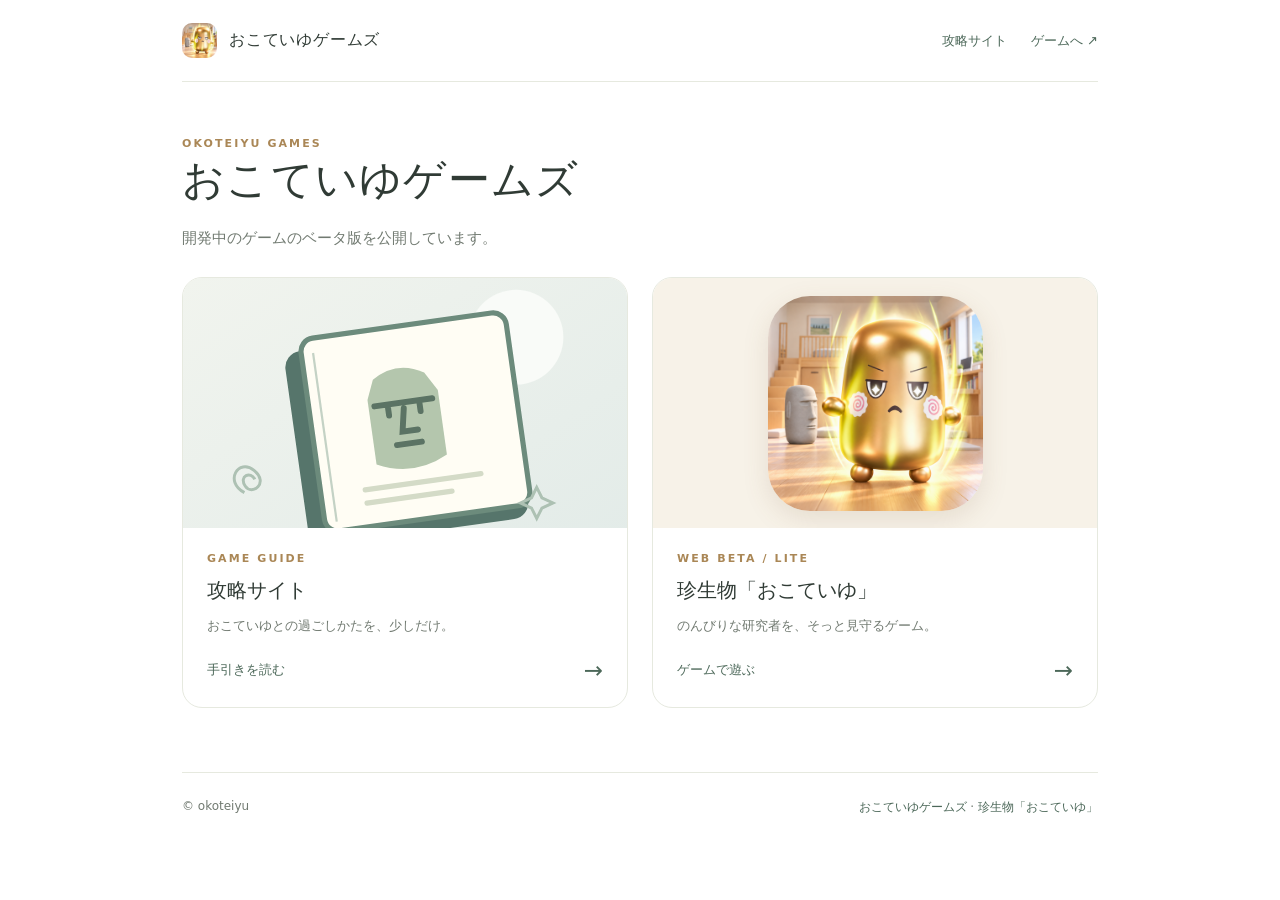
<file: site/index.html>
<!doctype html><html lang="ja"><head><meta charset="utf-8"><meta name="viewport" content="width=device-width,initial-scale=1"><meta name="theme-color" content="#ffffff"><meta name="description" content="おこていゆゲームズ。開発中ゲームのベータ版と、珍生物「おこていゆ」の遊び方をご案内します。"><title>おこていゆゲームズ</title><link rel="icon" href="./game/assets/icons/favicon-32.png"><link rel="stylesheet" href="./shared/site.css"></head><body><div class="wrap home"><header class="site-header"><a class="brand" href="./"><img src="./game/assets/icons/app-icon-192.png" alt="">おこていゆゲームズ</a><nav class="header-links" aria-label="メイン"><a href="./guide/">攻略サイト</a><a href="./game/">ゲームへ ↗</a></nav></header><main><section class="home-intro"><span class="eyebrow">OKOTEIYU GAMES</span><h1>おこていゆゲームズ</h1><p>開発中のゲームのベータ版を公開しています。</p></section><div class="home-grid"><a class="home-card" href="guide/"><div class="home-card-visual"><img src="shared/guide-cover.svg" alt="モアイの表紙の攻略ノート"></div><div class="home-card-copy"><div class="eyebrow">GAME GUIDE</div><h2>攻略サイト</h2><p>おこていゆとの過ごしかたを、少しだけ。</p><span class="card-tail">手引きを読む<span class="arrow" aria-hidden="true">→</span></span></div></a><a class="home-card game" href="game/"><div class="home-card-visual"><img src="game/assets/icons/app-icon-512.png" alt="スーパーおこていゆとモアイくんのゲームアイコン"></div><div class="home-card-copy"><div class="eyebrow">WEB BETA / LITE</div><h2>珍生物「おこていゆ」</h2><p>のんびりな研究者を、そっと見守るゲーム。</p><span class="card-tail">ゲームで遊ぶ<span class="arrow" aria-hidden="true">→</span></span></div></a></div></main><footer class="site-footer"><span>© okoteiyu</span><span><a href="./">おこていゆゲームズ</a> · <a href="./game/">珍生物「おこていゆ」</a></span></footer></div></body></html>
</file>
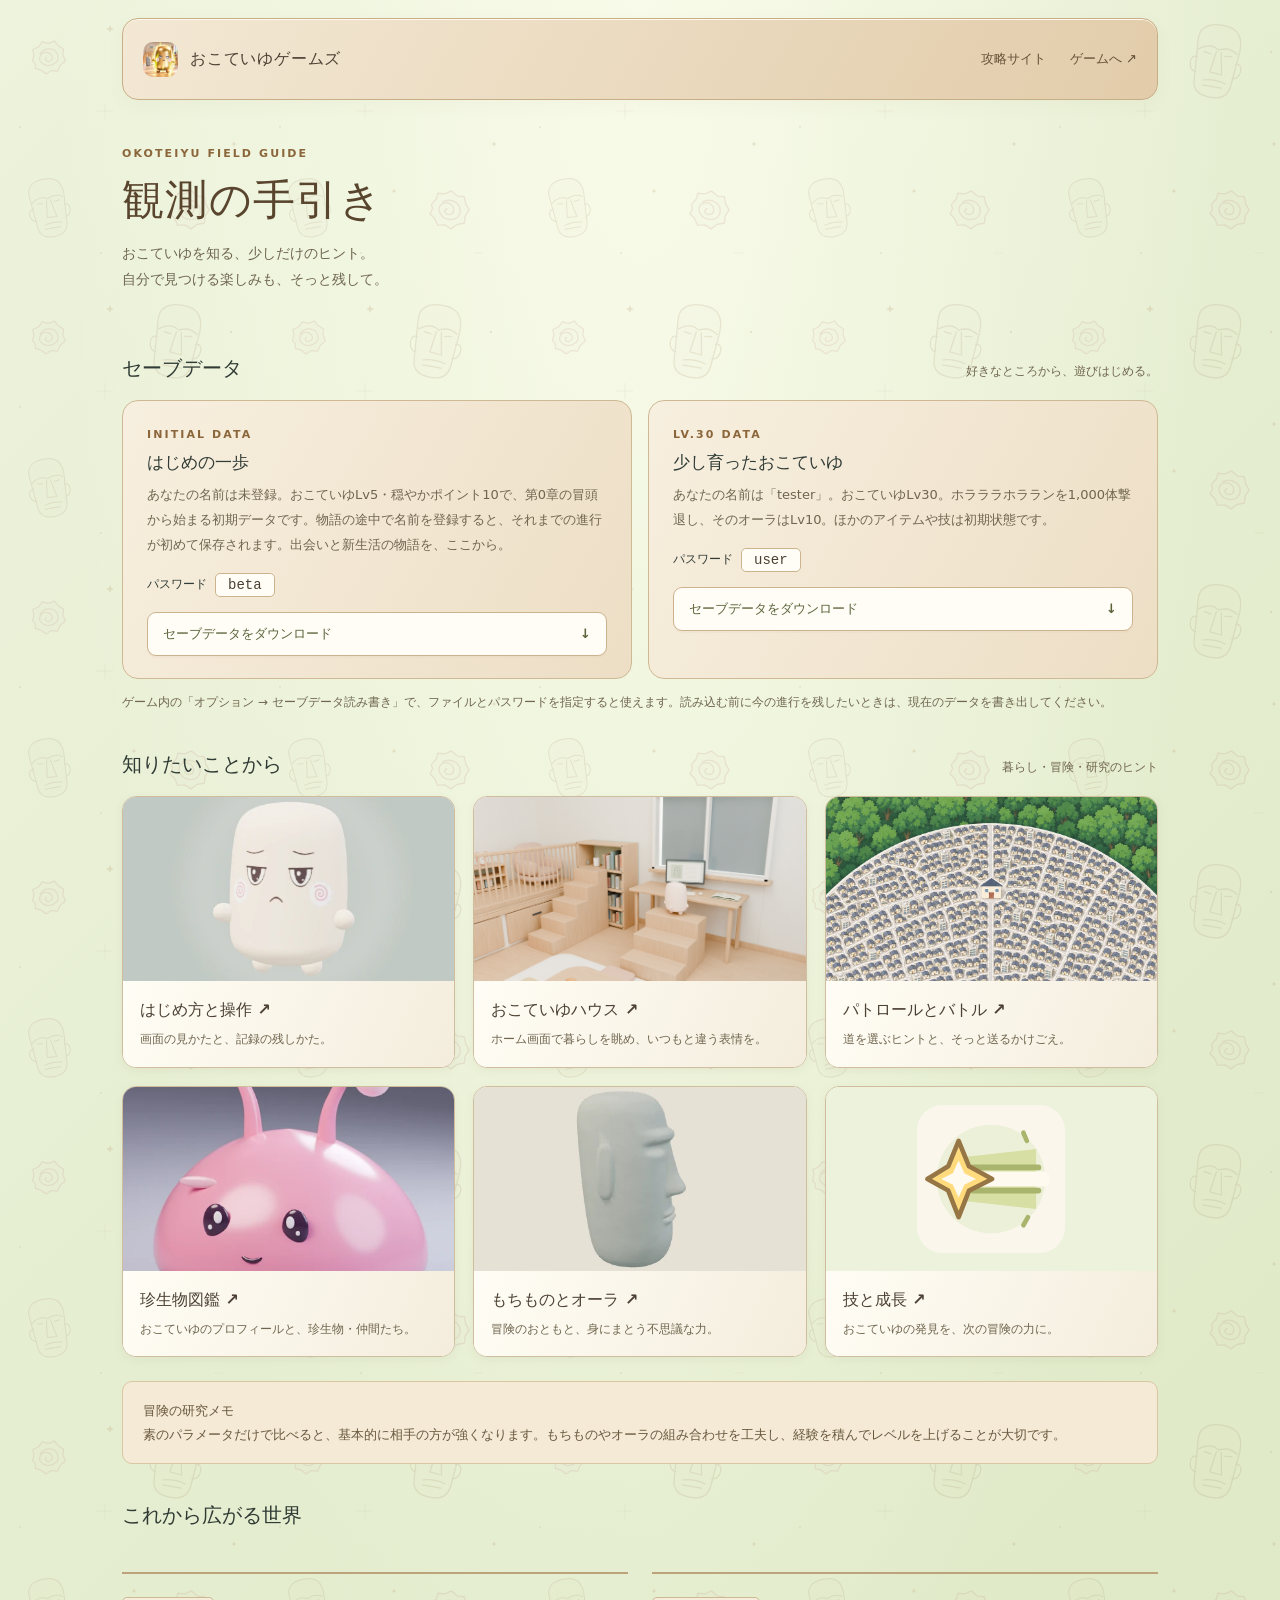
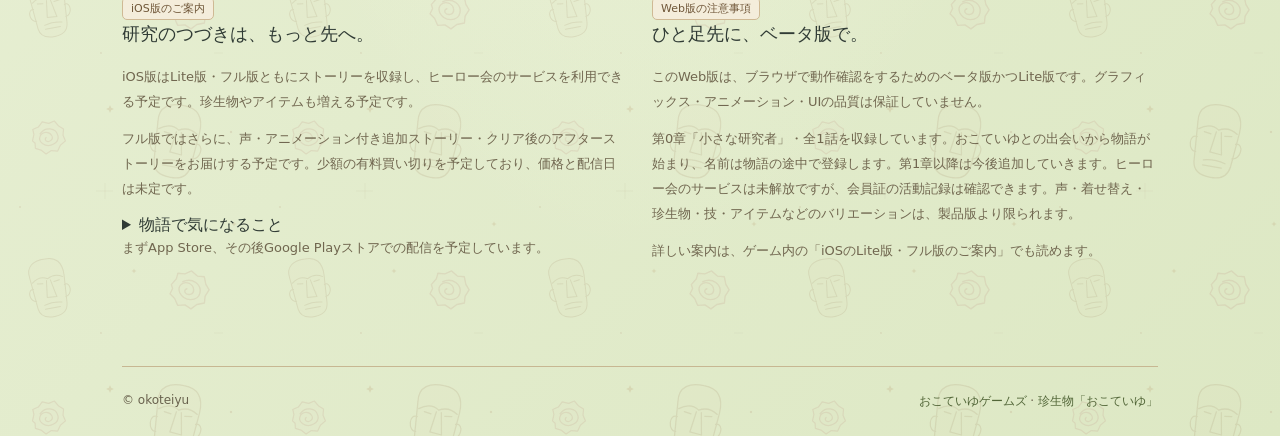
<file: site/guide/index.html>
<!doctype html><html lang="ja"><head><meta charset="utf-8"><meta name="viewport" content="width=device-width,initial-scale=1"><meta name="theme-color" content="#ffffff"><meta name="description" content="珍生物「おこていゆ」の攻略サイト。はじめ方、おこていゆハウス、パトロールと訓練、珍生物、もちもの、技をご紹介します。"><title>攻略サイト｜おこていゆゲームズ</title>
 <link rel="canonical" href="https://okoteiyu.github.io/games/guide/">
 <meta property="og:type" content="website">
 <meta property="og:locale" content="ja_JP">
 <meta property="og:site_name" content="おこていゆゲームズ">
 <meta property="og:title" content="攻略サイト｜おこていゆゲームズ">
 <meta property="og:description" content="珍生物「おこていゆ」の攻略サイト。はじめ方、おこていゆハウス、パトロールと訓練、珍生物、もちもの、技をご紹介します。">
 <meta property="og:url" content="https://okoteiyu.github.io/games/guide/">
 <meta property="og:image" content="https://okoteiyu.github.io/games/shared/guide-cover.png">
 <meta property="og:image:type" content="image/png">
 <meta property="og:image:width" content="1200">
 <meta property="og:image:height" content="630">
 <meta property="og:image:alt" content="モアイが表紙に描かれた、おこていゆの攻略ノート">
 <meta name="twitter:card" content="summary_large_image">
 <meta name="twitter:title" content="攻略サイト｜おこていゆゲームズ">
 <meta name="twitter:description" content="珍生物「おこていゆ」の攻略サイト。はじめ方、おこていゆハウス、パトロールと訓練、珍生物、もちもの、技をご紹介します。">
 <meta name="twitter:image" content="https://okoteiyu.github.io/games/shared/guide-cover.png">
 <meta name="twitter:image:alt" content="モアイが表紙に描かれた、おこていゆの攻略ノート">
<link rel="icon" href="../game/assets/icons/favicon-32.png"><link rel="stylesheet" href="../shared/site.css"><link rel="stylesheet" href="../shared/guide-theme.css"></head><body class="theme-guide"><div class="wrap"><header class="site-header"><a class="brand" href="../"><img src="../game/assets/icons/app-icon-192.png" alt="">おこていゆゲームズ</a><nav class="header-links" aria-label="メイン"><a href="../guide/">攻略サイト</a><a href="../game/">ゲームへ ↗</a></nav></header><main><section class="guide-intro"><span class="eyebrow">OKOTEIYU FIELD GUIDE</span><h1>観測の手引き</h1><p>おこていゆを知る、少しだけのヒント。<br>自分で見つける楽しみも、そっと残して。</p></section><section aria-labelledby="save-title"><div class="section-heading"><h2 id="save-title">セーブデータ</h2><small>好きなところから、遊びはじめる。</small></div><div class="save-grid"><article class="save-card"><span class="eyebrow">INITIAL DATA</span><h3>はじめの一歩</h3><p>あなたの名前は未登録。おこていゆLv5・穏やかポイント10で、第0章の冒頭から始まる初期データです。物語の途中で名前を登録すると、それまでの進行が初めて保存されます。出会いと新生活の物語を、ここから。</p><div class="save-pass">パスワード <code>beta</code></div><a class="download" href="saves/beta.txt" download="beta.txt">セーブデータをダウンロード <span aria-hidden="true">↓</span></a></article><article class="save-card"><span class="eyebrow">Lv.30 DATA</span><h3>少し育ったおこていゆ</h3><p>あなたの名前は「tester」。おこていゆLv30。ホラララホラランを1,000体撃退し、そのオーラはLv10。ほかのアイテムや技は初期状態です。</p><div class="save-pass">パスワード <code>user</code></div><a class="download" href="saves/user.txt" download="user.txt">セーブデータをダウンロード <span aria-hidden="true">↓</span></a></article></div><p class="save-help">ゲーム内の「オプション → セーブデータ読み書き」で、ファイルとパスワードを指定すると使えます。読み込む前に今の進行を残したいときは、現在のデータを書き出してください。</p></section><section aria-labelledby="browse-title"><div class="section-heading"><h2 id="browse-title">知りたいことから</h2><small>暮らし・冒険・研究のヒント</small></div><div class="category-grid"><a class="category-card " href="basics/"><img src="../game/assets/collection/aura-okoteiyu.webp" alt="" loading="lazy"><div class="category-copy"><h3>はじめ方と操作 <span aria-hidden="true">↗</span></h3><p>画面の見かたと、記録の残しかた。</p></div></a><a class="category-card " href="house/"><img src="../game/assets/okoteiyu-house-workspace.png" alt="" loading="lazy"><div class="category-copy"><h3>おこていゆハウス <span aria-hidden="true">↗</span></h3><p>ホーム画面で暮らしを眺め、いつもと違う表情を。</p></div></a><a class="category-card " href="adventure/"><img src="../game/assets/patrol-map-background.webp" alt="" loading="lazy"><div class="category-copy"><h3>パトロールとバトル <span aria-hidden="true">↗</span></h3><p>道を選ぶヒントと、そっと送るかけごえ。</p></div></a><a class="category-card " href="creatures/"><img src="../game/assets/collection/punim.webp" alt="" loading="lazy"><div class="category-copy"><h3>珍生物図鑑 <span aria-hidden="true">↗</span></h3><p>おこていゆのプロフィールと、珍生物・仲間たち。</p></div></a><a class="category-card " href="items/"><img src="../game/assets/collection/moai_kun.webp" alt="" loading="lazy"><div class="category-copy"><h3>もちものとオーラ <span aria-hidden="true">↗</span></h3><p>冒険のおともと、身にまとう不思議な力。</p></div></a><a class="category-card icon" href="skills/"><img src="../game/assets/collection/technique-energy_ray.svg" alt="" loading="lazy"><div class="category-copy"><h3>技と成長 <span aria-hidden="true">↗</span></h3><p>おこていゆの発見を、次の冒険の力に。</p></div></a></div><aside class="article-note" style="margin-top:24px"><strong>冒険の研究メモ</strong><br>素のパラメータだけで比べると、基本的に相手の方が強くなります。もちものやオーラの組み合わせを工夫し、経験を積んでレベルを上げることが大切です。</aside></section><section aria-labelledby="edition-title"><div class="section-heading"><h2 id="edition-title">これから広がる世界</h2></div><div class="edition-grid"><article class="edition"><span class="tag">iOS版のご案内</span><h3>研究のつづきは、もっと先へ。</h3><p>iOS版はLite版・フル版ともにストーリーを収録し、ヒーロー会のサービスを利用できる予定です。珍生物やアイテムも増える予定です。</p><p>フル版ではさらに、声・アニメーション付き追加ストーリー・クリア後のアフターストーリーをお届けする予定です。少額の有料買い切りを予定しており、価格と配信日は未定です。</p><details><summary>物語で気になること</summary><p>おこていゆの誕生。モアイの謎。密かに迫り来る危機。秘められた力。「惑星より大きな心」。限界を越える6つの試練。まだ明かされていない物語が待っています。</p></details><p>まずApp Store、その後Google Playストアでの配信を予定しています。</p></article><article class="edition"><span class="tag">Web版の注意事項</span><h3>ひと足先に、ベータ版で。</h3><p>このWeb版は、ブラウザで動作確認をするためのベータ版かつLite版です。グラフィックス・アニメーション・UIの品質は保証していません。</p><p>第0章「小さな研究者」・全1話を収録しています。おこていゆとの出会いから物語が始まり、名前は物語の途中で登録します。第1章以降は今後追加していきます。ヒーロー会のサービスは未解放ですが、会員証の活動記録は確認できます。声・着せ替え・珍生物・技・アイテムなどのバリエーションは、製品版より限られます。</p><p>詳しい案内は、ゲーム内の「iOSのLite版・フル版のご案内」でも読めます。</p></article></div></section></main><footer class="site-footer"><span>© okoteiyu</span><span><a href="../">おこていゆゲームズ</a> · <a href="../game/">珍生物「おこていゆ」</a></span></footer></div></body></html>
</file>
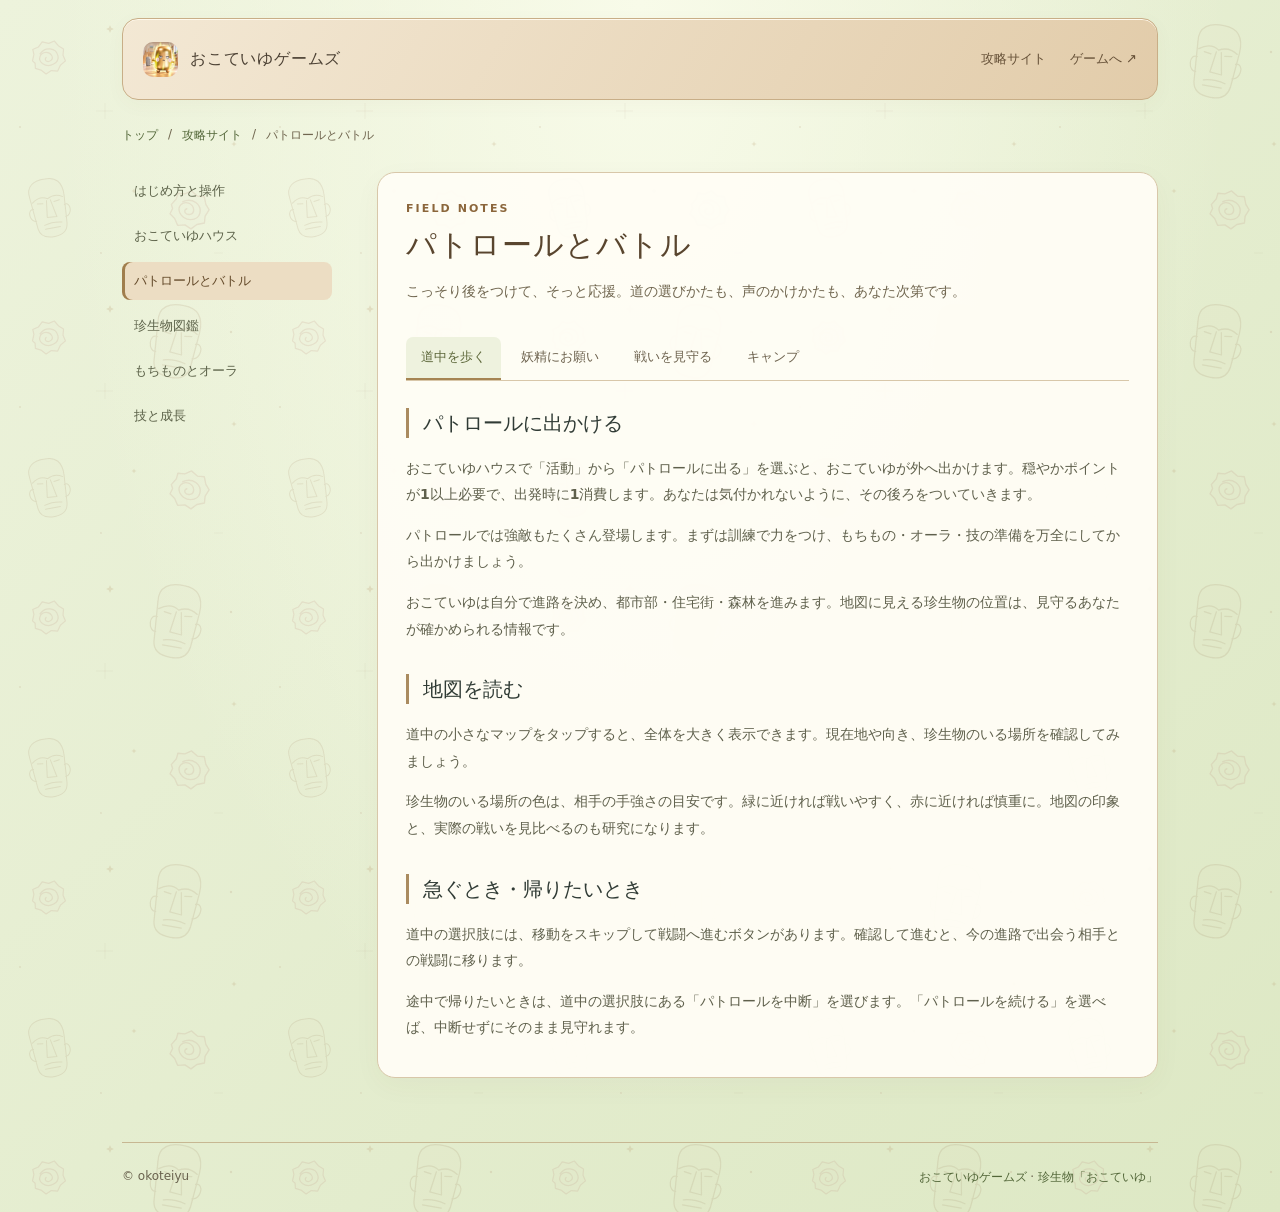
<file: site/guide/adventure/index.html>
<!doctype html><html lang="ja"><head><meta charset="utf-8"><meta name="viewport" content="width=device-width,initial-scale=1"><meta name="theme-color" content="#ffffff"><meta name="description" content="パトロール、ナスとトマトの妖精、戦闘、訓練の楽しみ方。珍生物「おこていゆ」の冒険をご案内します。"><title>パトロールとバトル｜おこていゆの攻略サイト</title>
 <link rel="canonical" href="https://okoteiyu.github.io/games/guide/adventure/">
 <meta property="og:type" content="website">
 <meta property="og:locale" content="ja_JP">
 <meta property="og:site_name" content="おこていゆゲームズ">
 <meta property="og:title" content="パトロールとバトル｜おこていゆの攻略サイト">
 <meta property="og:description" content="パトロール、ナスとトマトの妖精、戦闘、訓練の楽しみ方。珍生物「おこていゆ」の冒険をご案内します。">
 <meta property="og:url" content="https://okoteiyu.github.io/games/guide/adventure/">
 <meta property="og:image" content="https://okoteiyu.github.io/games/shared/guide-cover.png">
 <meta property="og:image:type" content="image/png">
 <meta property="og:image:width" content="1200">
 <meta property="og:image:height" content="630">
 <meta property="og:image:alt" content="モアイが表紙に描かれた、おこていゆの攻略ノート">
 <meta name="twitter:card" content="summary_large_image">
 <meta name="twitter:title" content="パトロールとバトル｜おこていゆの攻略サイト">
 <meta name="twitter:description" content="パトロール、ナスとトマトの妖精、戦闘、訓練の楽しみ方。珍生物「おこていゆ」の冒険をご案内します。">
 <meta name="twitter:image" content="https://okoteiyu.github.io/games/shared/guide-cover.png">
 <meta name="twitter:image:alt" content="モアイが表紙に描かれた、おこていゆの攻略ノート">
<link rel="icon" href="../../game/assets/icons/favicon-32.png"><link rel="stylesheet" href="../../shared/site.css"><link rel="stylesheet" href="../../shared/guide-theme.css"></head><body class="theme-guide"><div class="wrap"><header class="site-header"><a class="brand" href="../../"><img src="../../game/assets/icons/app-icon-192.png" alt="">おこていゆゲームズ</a><nav class="header-links" aria-label="メイン"><a href="../../guide/">攻略サイト</a><a href="../../game/">ゲームへ ↗</a></nav></header><nav class="breadcrumbs" aria-label="現在地"><a href="../../">トップ</a><span>/</span><a href="../">攻略サイト</a><span>/</span><span>パトロールとバトル</span></nav><div class="article-layout"><aside class="article-side"><nav aria-label="攻略の項目"><a href="../basics/">はじめ方と操作</a><a href="../house/">おこていゆハウス</a><a href="../adventure/" aria-current="page">パトロールとバトル</a><a href="../creatures/">珍生物図鑑</a><a href="../items/">もちものとオーラ</a><a href="../skills/">技と成長</a></nav></aside><main class="article-main"><header class="article-head"><span class="eyebrow">FIELD NOTES</span><h1>パトロールとバトル</h1><p>こっそり後をつけて、そっと応援。道の選びかたも、声のかけかたも、あなた次第です。</p></header><div class="tabs" role="tablist" aria-label="パトロールとバトルの分類"><button type="button" role="tab" id="tab-patrol" aria-controls="panel-patrol" aria-selected="true" tabindex="0">道中を歩く</button><button type="button" role="tab" id="tab-fairies" aria-controls="panel-fairies" aria-selected="false" tabindex="-1">妖精にお願い</button><button type="button" role="tab" id="tab-battle" aria-controls="panel-battle" aria-selected="false" tabindex="-1">戦いを見守る</button><button type="button" role="tab" id="tab-camp" aria-controls="panel-camp" aria-selected="false" tabindex="-1">キャンプ</button></div><div role="tabpanel" id="panel-patrol" aria-labelledby="tab-patrol" tabindex="0"><section class="chapter"><h2>パトロールに出かける</h2><p>おこていゆハウスで「活動」から「パトロールに出る」を選ぶと、おこていゆが外へ出かけます。<strong>穏やかポイントが1以上必要で、出発時に1消費します。</strong>あなたは気付かれないように、その後ろをついていきます。</p><p>パトロールでは強敵もたくさん登場します。まずは訓練で力をつけ、もちもの・オーラ・技の準備を万全にしてから出かけましょう。</p><p>おこていゆは自分で進路を決め、都市部・住宅街・森林を進みます。地図に見える珍生物の位置は、見守るあなたが確かめられる情報です。</p></section><section class="chapter"><h2>地図を読む</h2><p>道中の小さなマップをタップすると、全体を大きく表示できます。現在地や向き、珍生物のいる場所を確認してみましょう。</p><p>珍生物のいる場所の色は、相手の手強さの目安です。緑に近ければ戦いやすく、赤に近ければ慎重に。地図の印象と、実際の戦いを見比べるのも研究になります。</p></section><section class="chapter"><h2>急ぐとき・帰りたいとき</h2><p>道中の選択肢には、移動をスキップして戦闘へ進むボタンがあります。確認して進むと、今の進路で出会う相手との戦闘に移ります。</p><p>途中で帰りたいときは、道中の選択肢にある「パトロールを中断」を選びます。「パトロールを続ける」を選べば、中断せずにそのまま見守れます。</p></section></div><div role="tabpanel" id="panel-fairies" aria-labelledby="tab-fairies" tabindex="0" hidden><section class="chapter"><h2>ナスの妖精</h2><p>あなたが連れてきた、空を飛ぶナスの妖精です。おこていゆはナスが苦手です。分かれ道に近づいたとき、ナスの妖精に道をお願いすると、その道を避けようとします。</p><p>ただし、別の進路を選べないときは、苦手でも先へ進むことがあります。必ず思いどおりになるとは限らないのも、おこていゆとのお出かけらしさです。ナスの妖精にお願いできるのは、1回のパトロールにつき2回までです。</p></section><section class="chapter"><h2>トマトの妖精</h2><p>空を飛ぶトマトの妖精も、あなたのパトロールを手伝ってくれます。トマトは、おこていゆの好物。トマトの妖精に道をお願いすると、おこていゆはそちらへ進みたくなります。</p><p>避けてほしい道にはナス、進んでほしい道にはトマト。地図を眺めながら、どちらにお願いするか考えてみましょう。トマトの妖精は1回のパトロールにつき1回まで。回数はナスの妖精とは別々です。</p></section><section class="chapter"><h2>お願いするタイミング</h2><p>分かれ道へ近づくと、進路に対応するボタンが選べるようになります。使えるタイミングを逃さないよう、道と選択肢を見比べてみてください。</p><p>妖精たちの姿や紹介は、<a href="../creatures/#companions">珍生物図鑑の「仲間たち」</a>でも見られます。妖精へのお願いには限りがあります。選べる道や残りのお願いを確かめ、ここぞという場面で頼ってみましょう。</p></section></div><div role="tabpanel" id="panel-battle" aria-labelledby="tab-battle" tabindex="0" hidden><section class="chapter"><h2>強い相手には、準備と成長を</h2><p>素のパラメータだけで比べると、基本的に相手の方が強くなります。もちものやオーラの組み合わせを工夫し、経験を積んでレベルを上げることが大切です。</p></section><section class="chapter"><h2>オートバトルとかけごえ</h2><p>珍生物に出会うと戦闘が始まります。おこていゆは、準備した技を使って自分から戦います。あなたは「かけごえ」で、次の行動のヒントを送れます。</p><p>何も指示しなくても戦闘は進みます。相手の様子を見守るか、使ってほしい技をそっと伝えるか、状況に合わせて応援しましょう。</p><p>珍生物には、それぞれ「軽減値」があります。受けるダメージに掛かる倍率で、記録帳の詳細ページから確認できます。もちものや追加効果による守りも合わせて働きます。</p><h3>行動ログで振り返る</h3><p>戦闘中は、画面下の地図の場所に行動ログが表示されます。使った技やダメージ、助っ人の回復、スーパーおこていゆ状態への変化を確認できます。新しい行動は下へ追加されるので、前の記録を読みたいときはログの中をスクロールしてみてね。ホームに戻ると、いつものお部屋の地図に戻ります。</p><h3>狙う相手をタップ</h3><p>ロックオンの印が付いている珍生物が、いまのおこていゆの攻撃対象です。ビューの相手をタップすると、狙う相手を切り替えられます。同じ種類が並んでいても、それぞれ選べます。相手が疲れたら、次の元気な相手へ自動で切り替わります。</p><p>戦闘のビューは、おこていゆの左後ろの少し上から見守る視点で始まります。画面をスワイプすると、おこていゆを中心に視点を回せます。パソコンではマウスでドラッグしてください。助っ人が動いても視点は自動では回らないので、見やすい角度で眺めてみましょう。</p></section><section class="chapter"><h2>疲れたらひと休み</h2><p>戦闘ではHPが減っていき、尽きると疲労状態になります。疲れた様子のアニメーションを見届けてから、戦闘の結果が表示されます。終了演出が終わっても結果画面はそのまま残るので、メッセージや行動ログをゆっくり確認してね。戻るときは、右下の正方形の「ホーム画面に帰る」ボタンを押しましょう。演出の途中では、まだ押せません。この世界の戦いは、珍生物を疲れさせて落ち着かせるもの。生々しい傷や死はありません。</p><p>相手を疲れさせると経験を得られ、オーラも手に入ることがあります。最後まで勝ちきれなくても、途中で疲れさせた相手との経験は持ち帰れます。家に戻ったらゆっくり休み、次のお出かけの準備をしましょう。</p></section><section class="chapter"><h2>訓練で試してみる</h2><p>ホーム画面の「活動」から「訓練所へ移動」を選ぶと、地下2階の訓練所を訪ねられます。お部屋の地図から建物マップを開き、B2の「タップで移動」の目印がある訓練所をタップしても向かえます。表示された確認画面で「移動する」を選びましょう。訪ねるだけなら、穏やかポイントは使いません。</p><p>訓練所では、入口から広い室内を見渡せます。おこていゆは入口を入ってすぐの場所で待っています。ビュー左側の5段の操作端末をタップして、易・中・難・マスター・∞から選びましょう。難易度と消費ポイントを確認し、「訓練を開始」を選ぶと始まります。「難易度を一覧で選ぶ」からも同じ操作ができます。訓練を始めると、入口から室内の訓練マット中央へ移って戦います。送風機や照明設備が並ぶ、環境の再現に備えたフィールドです。<strong>訓練を始めるには穏やかポイントが1以上必要で、開始時に1消費します。</strong></p><p>すべての難易度で、通常・脅威カテゴリの珍生物が相手になります。プニムは、まだ一度も倒していなくても、最初から訓練の相手になります。ほかには、パトロールで勝ったことのある珍生物に加え、おこていゆが成長してパトロールでは出会えなくなった低いレベル帯の珍生物も候補になります。条件に合う相手がいない難易度は選べません。</p><p>訓練でも、相手をすべて疲れさせて終えたときはオーラを入手するチャンスがあります。同じオーラは累計入手数に加わり、育成にもつながります。戦闘を終えて帰宅すると、結果にかかわらず「ちょっかいをかける」に1回分のボーナスが付きます。</p><p>選べる訓練は、おこていゆの成長や、これまでに出会った相手によって変わります。訓練で勝利した珍生物は記録帳に登録されるので、出会いそびれた相手も研究してみましょう。もちものや技の組み合わせを変え、慣れた相手との戦いで試してみるのもよい方法です。</p></section></div><div role="tabpanel" id="panel-camp" aria-labelledby="tab-camp" tabindex="0" hidden>
<section class="chapter"><h2>ふたりで、森林のさらに奥へ</h2><p>ホーム画面の「活動」から「キャンプに出る」を選びましょう。建物マップの「世界地図」からも、未開の地を眺めて支度に進めます。探索中はおこていゆとあなたが自動で進み、途中の戦いもそっと見守ります。未開の地では通常の珍生物に、ほかの区域では脅威カテゴリの珍生物にも出会います。一度に出会う相手の数は区域によって変わるので、複数の相手との戦いにも備えましょう。新人くんは、キャンプ道中の戦いには登場しません。</p></section>
<section class="chapter"><h2>バッグを詰めよう</h2><p>物資を選び、バッグの空いたマスをタップすると詰められます。「回転」で向きを変え、入れた物を選んで取り外すこともできます。気に入った組み合わせは、3つの登録バッグに保存しておきましょう。</p><p>物資は「サポート」「探索」「補給」「ルート誘導」に分かれます。スマホや普通のコンパス、サバイバルキット、医療キットは旅を支えるサポート。懐中電灯やゴーグル、グローブ、ロープ、ガスマスクは通れる場所を広げる探索道具です。医療キットがあれば、道中の戦闘を終えるたびに最大HPの15%を回復します。HPが0になった場合は、そのままキャンプ終了です。補給の携帯食料も忘れずに。モアイコンパスや聖天の古文書などのルート誘導アイテムは、合わせて1個だけ持ち込めます。</p><p>携帯食料1個で1日活動できます。「あなた」の分の食料は消費しません。道具によって通れる道や探索の長さも変わります。グローブ・ロープ・ガスマスク・ゴーグルは、1個につき対応する道を前進で2回通れます。来た道を戻るときは使用回数が減らず、使い切っていても戻れます。グローブとゴーグルは1×2マス、ロープとガスマスクは1×3マスです。出発時の穏やかポイント消費は基本7。スマホで2、バッテリーは1個につき1減らせます。バッテリーは最大4個まで持ち込めるので、スマホと4個のバッテリーがあれば消費は1になります。</p></section>
<section class="chapter"><h2>地図とログを眺めよう</h2><p>ホーム画面では、物語ボタンの左隣にある地球儀の「ワールドマップ」ボタンから、大きな地図を直接開けます。</p><p>黒い雲の向こうは、まだ行ったことのない土地です。歩いた場所は地図に残り、次のキャンプの手掛かりになります。支度や大きい地図は画面いっぱいに表示され、地図は拡大縮小しながら確認できます。ホームで開いている間も、おこていゆはいつもの暮らしを続けます。残りの物資や日数、出来事と獲得物は画面やログで確かめましょう。おこていゆの体力は、探索中も野営中も右下エリアの上部で確認できます。途中戦闘ではメインの地図に「戦闘中」と表示され、右下の「サブ戦闘ビュー」で、両チームの様子を眺められます。体力バーはその上に表示され、最後の通常戦闘ではメインの3Dビュー内へ切り替わります。</p><p>「モアイ郷」や「危険地帯15」、「指定区域Z(玉座)」のように、目標にできる場所を「登録地点」、それ以外を「道中地点」と呼びます。モアイ郷や危険地帯、指定区域Z(玉座)に初めて着くと、到達のお知らせが表示され、次回キャンプから「目標」に選べるようになります。まだ訪れていない場所は、まず目標を「なし」にして探してみましょう。通りかかっただけでその地のボス戦にはならず、目標に設定して再び訪れたときに挑戦できます。「未開の地」などの区域名は、まだ探索していない場所でも地図上で確認できます。</p><p>目標が「なし」のときは、近くのまだ訪れていない場所へ向かう道を優先します。近くに進める未到達の場所がなければ、出発した拠点から先へ広がる道を選びやすくなります。目標があるときは近づく道を選びやすくなり、通れる別の道へ寄り道することもあります。目的の場所へ進むためなら、一度通った場所も通ります。物資には余裕を持たせましょう。</p></section>
<section class="chapter"><h2>道具に、道案内を頼もう</h2><p>ルート誘導アイテムは、探索道具と携帯食料の消費が少ない「探索最適経路」を案内します。行き先に合う道具を選びましょう。全行程分の物資が足りなくても、今ある道具や食料で進める間は案内を頼めます。</p><p>案内に沿った次の道へ進めなくなると、そのキャンプ中の案内はそこでおしまい。選んだ「目標」の表示は変わりませんが、その後は「目標なし」のときと同じように探索を続けます。</p><p>モアイコンパスの行き先はモアイ郷です。別の場所を目標にしていても、まずはモアイ郷へ向かいます。そこに着いた後は案内の役目を終え、設定していた目標へ探索を続けます。目標が「なし」なら、そのまま探索を続けます。モアイ郷への到達だけで、別の目標が勝手に変わることはありません。</p><p><a href="../items/#camp">聖天の古文書</a>は、神聖な森の「聖天の棲家」へ案内する道具です。バッグでは2×2マスを使います。まだ訪れていない場所へ向かう道案内にも使えます。</p><p>古文書を持っていても、設定した「目標」が自動で変わることはありません。先に棲家へ案内し、到着するとそのキャンプ中の案内を終えて、設定中の目標へ探索を続けます。目標が「なし」なら、通常の探索へ戻ります。通りかかっただけでは棲家のボス戦は始まらないので、道案内と目標を使い分けてみましょう。</p></section>
<section class="chapter"><h2>妖精に、次の道をお願いする</h2><p>探索中は右下の「トマトの妖精」「ナスの妖精」から、トマトは1回、ナスは2回までお願いできます。押すと探索が止まり、おこていゆが向かっている分かれ道が拡大されます。番号の付いた隣接地点を選びましょう。選ぶ前なら、取り消しても回数は減りません。</p><p>ナスをお願いした道には🍆の印が付き、このキャンプ中はずっとその道を避けます。反対側から戻ってきたときも、遠くの道順を考えるときも同じです。ただし、残りの道具や食料ではほかに進める道がないときは、苦手でもその道を通ります。一度通ってもナスの印と効果は残ります。今回すでに歩いた別の場所へ、迂回することもあります。同じ分かれ道で頼めるのはどちらか一方だけです。トマトの🍅も道の線上に付き、次の1回だけその道へ進みたくなります。トマトは進路が決まると薄い使用済み表示になり、進めなかった道を後からずっと目指すことはありません。</p></section>
<section class="chapter"><h2>キャンプ拠点を、少しずつ先へ</h2><p>最後の戦いに勝ち、着いた場所が「道中地点」なら、地形の属性にかかわらずキャンプ拠点を設営できます。崖や洞窟などにも設営できますが、「登録地点」には設営できません。設営や拠点間の移動で、追加のポイントや物資は使いません。おこていゆハウスは「キャンプ基礎拠点」。そのほかに30か所まで、探索の足掛かりを増やせます。設営した拠点は、撤収するまで保存されます。新しく拠点を設営した場合は、探索のあともその拠点に滞在します。設営しなかった場合は、その回に出発した拠点へ戻ります。次のキャンプは、滞在している拠点から始められます。ワールドマップを開いたときや、新しいキャンプを始めたときは、地図の拡大率が既定の見え方に戻ります。</p><p>拠点は地図上の、石のかまくらのような印が目印です。先端にある「フロンティア拠点」を選ぶと、説明から「拠点に移動」や「拠点を撤収」を選べます。移動した拠点の右上にある「探索に出る」から、そこを出発点にキャンプを始めましょう。目標が「なし」の探索も、その出発点から先へ広がっていきます。</p><p>出発した拠点と新しい拠点は、拠点ネットワークで結ばれます。地図の道には、行きと帰りそれぞれの探索最適経路を示す矢印が付くので、つながりを確かめてみてください。拠点を撤収すると、その拠点につながる案内も消えます。</p><p>拠点では石造りの小さな建物と、キャンプファイアがあなたたちを迎えます。外を巡回する新人くんたちを眺めながら、次の探索の支度をしてみましょう。</p></section>
<section class="chapter"><h2>神聖な森の登録地点</h2><p>神聖な森の下部には、「聖天の棲家」という登録地点があります。初回は「聖天の古文書」をバッグに入れたキャンプで、その地点まで到達することが必要です。古文書なしでそこを訪れても、棲家は現れません。道具を持っているだけでは解放されないので、案内を頼りに実際に訪れてみましょう。</p><p>一度発見すれば記録はずっと残り、次のキャンプからは古文書なしでも目標に選んで訪れられます。</p><p>探索中に通りかかっただけでは、そこにいる珍生物との戦いは始まりません。目標に選んで向かうと、<a href="../creatures/#camp">ホーリーホワイトドラゴンペガサス</a>が待っています。気を使う攻撃を弱める力を持つ相手なので、十分に準備を整えて会いにいきましょう。</p></section>
<section class="chapter"><h2>指定区域Z(玉座)で待つ大獣主</h2><p>「指定区域Z(玉座)」では、固定Lv80の<a href="../creatures/#camp">大獣主</a>が待っています。ほかの登録地点と同じく、初めて到達したあと、次のキャンプから目標に選べます。戦いに挑むときは目標に設定して、準備を整えて向かいましょう。</p><p>大獣主は戦いの始めに身を守る力を発揮します。こちらももちものやオーラで備えながら、力を出すタイミングを見てみましょう。</p></section>
<section class="chapter"><h2>最後の戦いと、現在の試作について</h2><p>最終到達点では、かけごえを送れる通常の戦いが待っています。訪れた危険地帯へは再び挑戦できます。十分に準備して出かけましょう。</p><p>現在はすべてのキャンプ物資を無限に所持しており、準備画面から自由に詰められます。バッグに入れられる数や大きさの制限は変わりません。正式な入手方法や未開の地の各地点は、今後追加されます。ブラウザを再読み込みした場合は、保存された成長・到達履歴・設営済み拠点を保って再開します。探索の途中経過そのものが、そのまま再開されるわけではありません。</p></section>
</div></main></div><footer class="site-footer"><span>© okoteiyu</span><span><a href="../../">おこていゆゲームズ</a> · <a href="../../game/">珍生物「おこていゆ」</a></span></footer></div><script src="../tabs.js" defer></script></body></html>
</file>
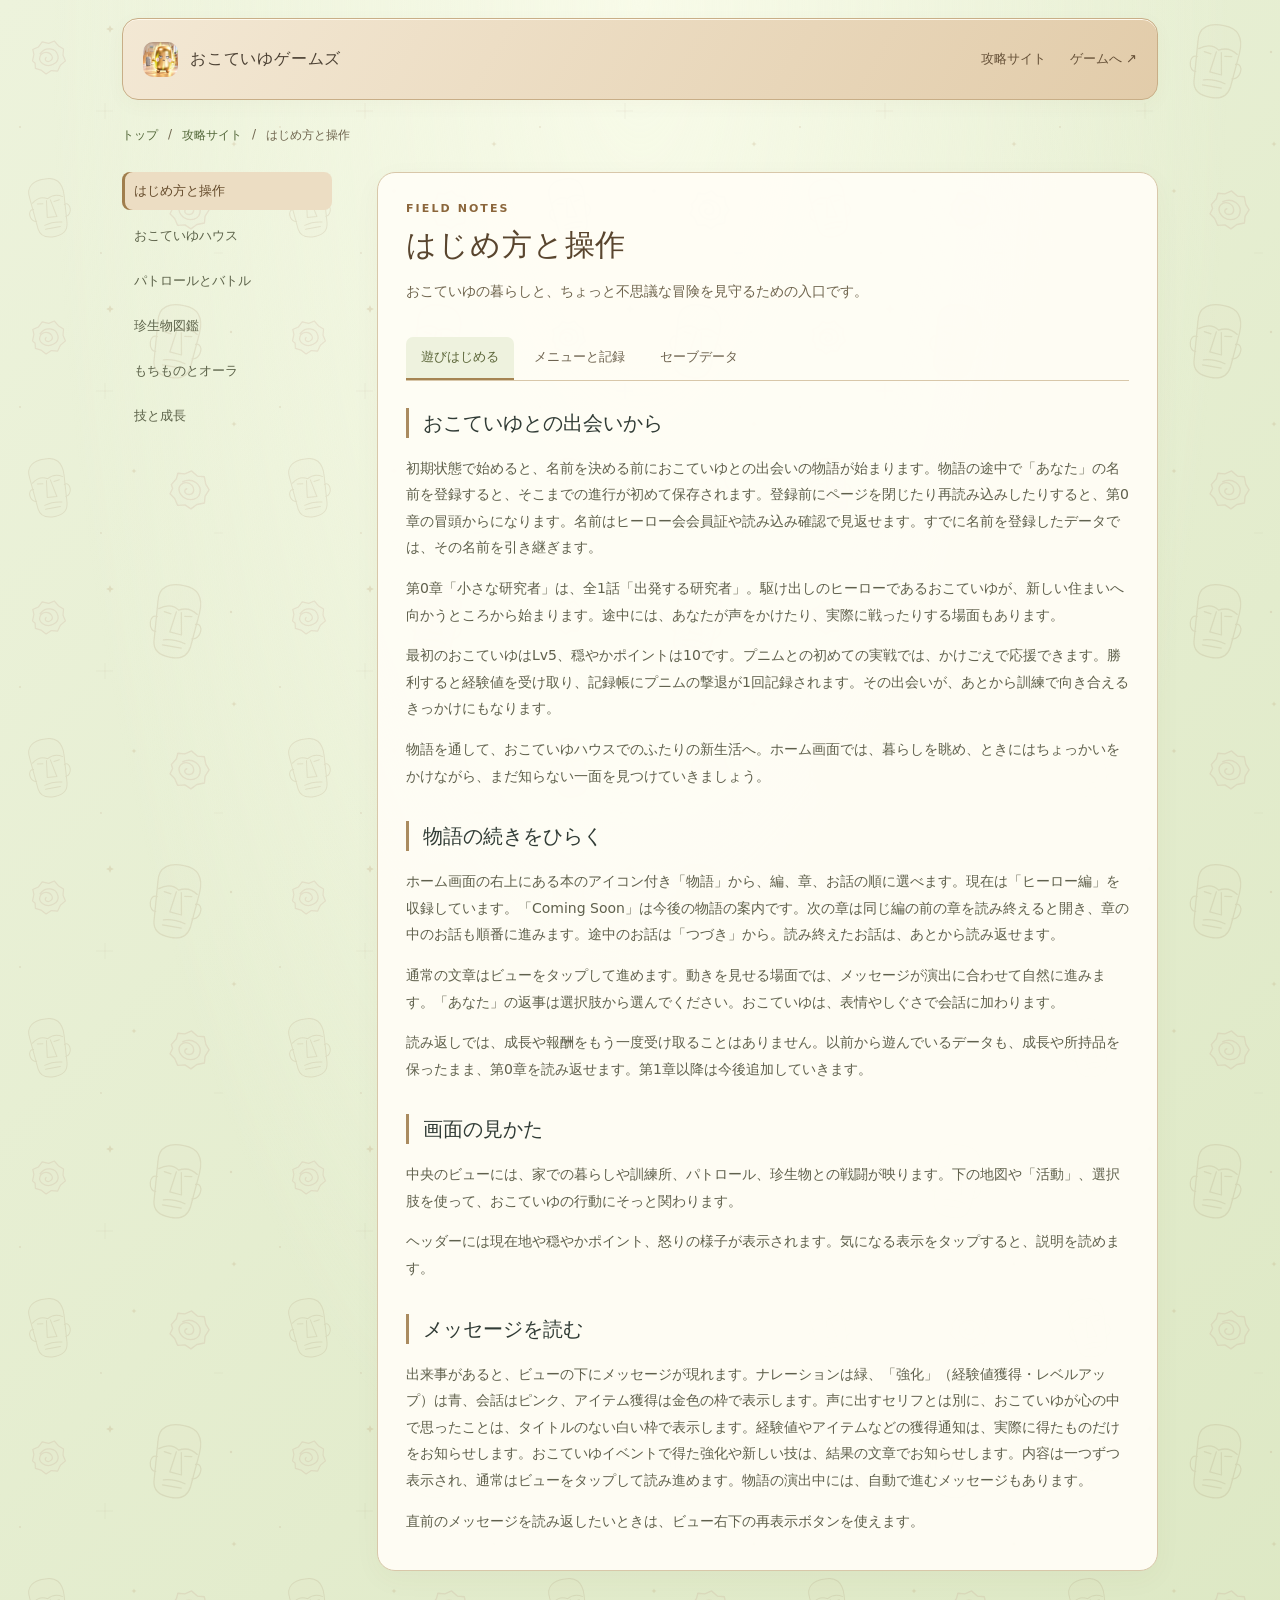
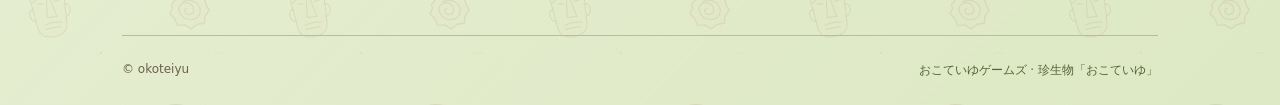
<file: site/guide/basics/index.html>
<!doctype html><html lang="ja"><head><meta charset="utf-8"><meta name="viewport" content="width=device-width,initial-scale=1"><meta name="theme-color" content="#ffffff"><meta name="description" content="珍生物「おこていゆ」のはじめ方と基本操作。メッセージ、メニュー、セーブデータの使い方をご案内します。"><title>はじめ方と操作｜おこていゆの攻略サイト</title>
 <link rel="canonical" href="https://okoteiyu.github.io/games/guide/basics/">
 <meta property="og:type" content="website">
 <meta property="og:locale" content="ja_JP">
 <meta property="og:site_name" content="おこていゆゲームズ">
 <meta property="og:title" content="はじめ方と操作｜おこていゆの攻略サイト">
 <meta property="og:description" content="珍生物「おこていゆ」のはじめ方と基本操作。メッセージ、メニュー、セーブデータの使い方をご案内します。">
 <meta property="og:url" content="https://okoteiyu.github.io/games/guide/basics/">
 <meta property="og:image" content="https://okoteiyu.github.io/games/shared/guide-cover.png">
 <meta property="og:image:type" content="image/png">
 <meta property="og:image:width" content="1200">
 <meta property="og:image:height" content="630">
 <meta property="og:image:alt" content="モアイが表紙に描かれた、おこていゆの攻略ノート">
 <meta name="twitter:card" content="summary_large_image">
 <meta name="twitter:title" content="はじめ方と操作｜おこていゆの攻略サイト">
 <meta name="twitter:description" content="珍生物「おこていゆ」のはじめ方と基本操作。メッセージ、メニュー、セーブデータの使い方をご案内します。">
 <meta name="twitter:image" content="https://okoteiyu.github.io/games/shared/guide-cover.png">
 <meta name="twitter:image:alt" content="モアイが表紙に描かれた、おこていゆの攻略ノート">
<link rel="icon" href="../../game/assets/icons/favicon-32.png"><link rel="stylesheet" href="../../shared/site.css"><link rel="stylesheet" href="../../shared/guide-theme.css"></head><body class="theme-guide"><div class="wrap"><header class="site-header"><a class="brand" href="../../"><img src="../../game/assets/icons/app-icon-192.png" alt="">おこていゆゲームズ</a><nav class="header-links" aria-label="メイン"><a href="../../guide/">攻略サイト</a><a href="../../game/">ゲームへ ↗</a></nav></header><nav class="breadcrumbs" aria-label="現在地"><a href="../../">トップ</a><span>/</span><a href="../">攻略サイト</a><span>/</span><span>はじめ方と操作</span></nav><div class="article-layout"><aside class="article-side"><nav aria-label="攻略の項目"><a href="../basics/" aria-current="page">はじめ方と操作</a><a href="../house/">おこていゆハウス</a><a href="../adventure/">パトロールとバトル</a><a href="../creatures/">珍生物図鑑</a><a href="../items/">もちものとオーラ</a><a href="../skills/">技と成長</a></nav></aside><main class="article-main"><header class="article-head"><span class="eyebrow">FIELD NOTES</span><h1>はじめ方と操作</h1><p>おこていゆの暮らしと、ちょっと不思議な冒険を見守るための入口です。</p></header><div class="tabs" role="tablist" aria-label="はじめ方と操作の分類"><button type="button" role="tab" id="tab-start" aria-controls="panel-start" aria-selected="true" tabindex="0">遊びはじめる</button><button type="button" role="tab" id="tab-menus" aria-controls="panel-menus" aria-selected="false" tabindex="-1">メニューと記録</button><button type="button" role="tab" id="tab-save" aria-controls="panel-save" aria-selected="false" tabindex="-1">セーブデータ</button></div><div role="tabpanel" id="panel-start" aria-labelledby="tab-start" tabindex="0"><section class="chapter"><h2>おこていゆとの出会いから</h2><p>初期状態で始めると、名前を決める前におこていゆとの出会いの物語が始まります。物語の途中で「あなた」の名前を登録すると、そこまでの進行が初めて保存されます。登録前にページを閉じたり再読み込みしたりすると、第0章の冒頭からになります。名前はヒーロー会会員証や読み込み確認で見返せます。すでに名前を登録したデータでは、その名前を引き継ぎます。</p><p>第0章「小さな研究者」は、全1話「出発する研究者」。駆け出しのヒーローであるおこていゆが、新しい住まいへ向かうところから始まります。途中には、あなたが声をかけたり、実際に戦ったりする場面もあります。</p><p>最初のおこていゆはLv5、穏やかポイントは10です。プニムとの初めての実戦では、かけごえで応援できます。勝利すると経験値を受け取り、記録帳にプニムの撃退が1回記録されます。その出会いが、あとから訓練で向き合えるきっかけにもなります。</p><p>物語を通して、おこていゆハウスでのふたりの新生活へ。ホーム画面では、暮らしを眺め、ときにはちょっかいをかけながら、まだ知らない一面を見つけていきましょう。</p></section><section class="chapter"><h2>物語の続きをひらく</h2><p>ホーム画面の右上にある本のアイコン付き「物語」から、編、章、お話の順に選べます。現在は「ヒーロー編」を収録しています。「Coming Soon」は今後の物語の案内です。次の章は同じ編の前の章を読み終えると開き、章の中のお話も順番に進みます。途中のお話は「つづき」から。読み終えたお話は、あとから読み返せます。</p><p>通常の文章はビューをタップして進めます。動きを見せる場面では、メッセージが演出に合わせて自然に進みます。「あなた」の返事は選択肢から選んでください。おこていゆは、表情やしぐさで会話に加わります。</p><p>読み返しでは、成長や報酬をもう一度受け取ることはありません。以前から遊んでいるデータも、成長や所持品を保ったまま、第0章を読み返せます。第1章以降は今後追加していきます。</p></section><section class="chapter"><h2>画面の見かた</h2><p>中央のビューには、家での暮らしや訓練所、パトロール、珍生物との戦闘が映ります。下の地図や「活動」、選択肢を使って、おこていゆの行動にそっと関わります。</p><p>ヘッダーには現在地や穏やかポイント、怒りの様子が表示されます。気になる表示をタップすると、説明を読めます。</p></section><section class="chapter"><h2>メッセージを読む</h2><p>出来事があると、ビューの下にメッセージが現れます。ナレーションは緑、「強化」（経験値獲得・レベルアップ）は青、会話はピンク、アイテム獲得は金色の枠で表示します。声に出すセリフとは別に、おこていゆが心の中で思ったことは、タイトルのない白い枠で表示します。経験値やアイテムなどの獲得通知は、実際に得たものだけをお知らせします。おこていゆイベントで得た強化や新しい技は、結果の文章でお知らせします。内容は一つずつ表示され、通常はビューをタップして読み進めます。物語の演出中には、自動で進むメッセージもあります。</p><p>直前のメッセージを読み返したいときは、ビュー右下の再表示ボタンを使えます。</p></section></div><div role="tabpanel" id="panel-menus" aria-labelledby="tab-menus" tabindex="0" hidden><section class="chapter"><h2>コレクション</h2><p>手に入れたもちものやオーラ、習得した技は、コレクションで確認できます。気になるものを選ぶと、姿や説明が表示されます。</p><p>身に付けるものや使う技を変えたいときは、ホーム画面で準備しましょう。冒険に出る前の小さな工夫が、戦いかたを変えてくれます。</p></section><section class="chapter"><h2>珍生物記録帳</h2><p>出会った珍生物は、オプションの珍生物記録帳に並びます。おこていゆ自身のことも、ここから確かめられます。</p><p>名前や姿だけでなく、使う技や出会いやすい場所にも目を向けてみてください。実際に会ったときの様子と見比べるのも、研究の楽しみです。</p></section><section class="chapter"><h2>オプション</h2><p>画面右上からオプションを開くと、記録帳、セーブデータの読み書き、各種の案内へ進めます。この攻略サイトへの入口もあります。</p><p>Web版では、ヒーロー会会員証からこれまでの活動記録を確認できます。ショップなどのヒーロー会サービスは、今後の製品版向けの内容です。</p></section></div><div role="tabpanel" id="panel-save" aria-labelledby="tab-save" tabindex="0" hidden><section class="chapter"><h2>つづきから遊ぶ</h2><p>名前の登録後は、物語の進行や、ホーム画面での成長・所持品などがブラウザに自動保存されます。同じブラウザで開くと、保存された進行から遊べます。物語は、保存された場面の区切りから続きを読めます。</p><p>通常のパトロールや戦闘の途中で終了した場合は、直前のホームの保存から再開します。名前登録後の物語の実戦も、途中で終了すると戦闘前の区切りから。第0章の名前登録前は、実戦の結果も登録時にまとめて保存されます。受け取った経験値や報酬が二重に増えることはありません。部屋の中での細かな姿勢や食べ残しまで、同じ状態で戻るわけではありません。</p><p>ブラウザのデータを消すと、自動保存された進行も失われます。端末を変える前や大切な進行を残したいときは、セーブファイルを書き出しておきましょう。</p></section><section class="chapter"><h2>ファイルで持ち運ぶ</h2><p>オプションの「セーブデータ読み書き」では、現在の進行をパスワード付きのファイルとして書き出せます。端末やブラウザを変える前の保管にも使えます。</p><p>読み込むときは、ファイルを選び、そのファイルのパスワードを入力して内容を確認します。確認画面には、おこていゆのレベル、もちもの・オーラの種類数、記録帳の珍生物数が表示されます。「もちものの内訳」を開くと、個別の名前や数、オーラの育ち具合も確かめられます。読み込みを決定すると現在の進行が置き換わるため、残しておきたいデータは先に書き出してください。</p></section><section class="chapter"><h2>確認用データを使う</h2><p>攻略サイトのトップには、はじめから遊びたいときや、育ったおこていゆを試したいときに使えるセーブデータを用意しています。</p><p>ダウンロードしたファイルは、ゲーム内の「セーブデータ読み書き」から読み込めます。各ファイルに添えられたパスワードを使ってください。</p></section></div></main></div><footer class="site-footer"><span>© okoteiyu</span><span><a href="../../">おこていゆゲームズ</a> · <a href="../../game/">珍生物「おこていゆ」</a></span></footer></div><script src="../tabs.js" defer></script></body></html>
</file>
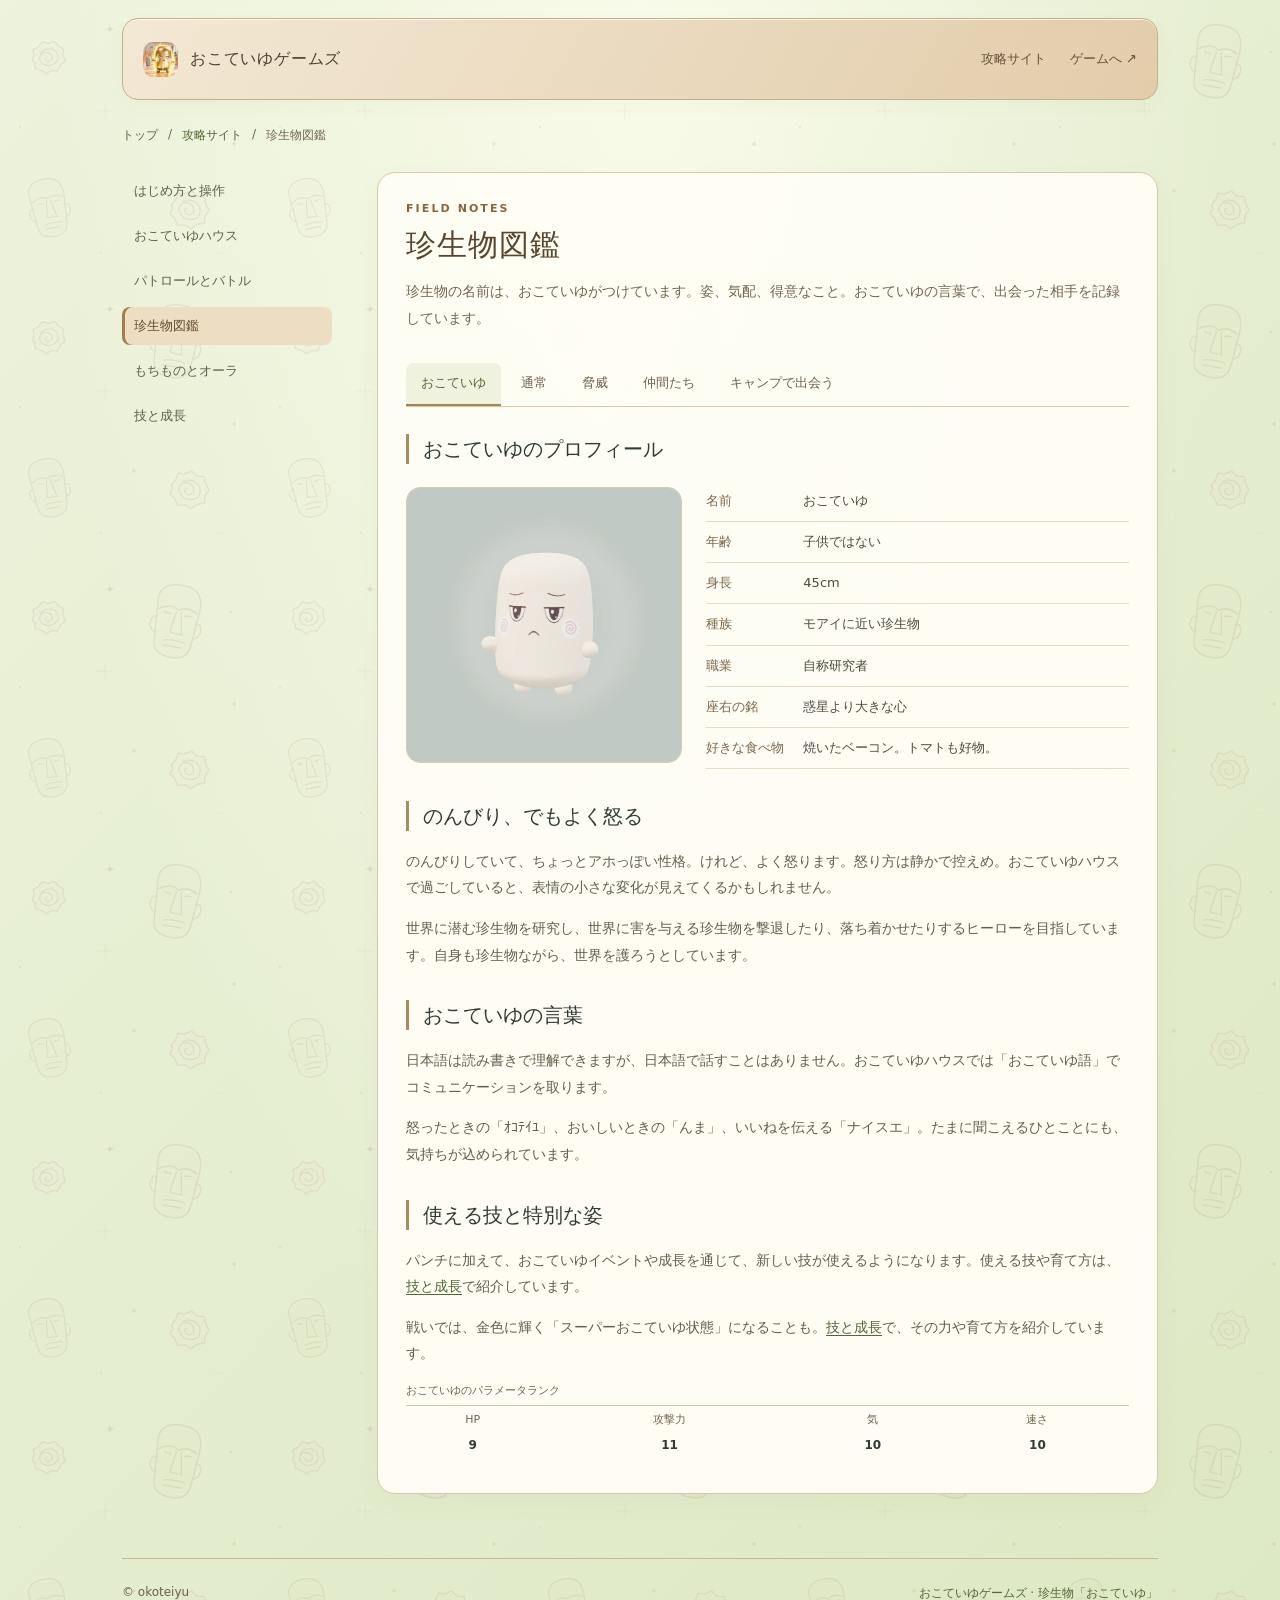
<file: site/guide/creatures/index.html>
<!doctype html><html lang="ja"><head><meta charset="utf-8"><meta name="viewport" content="width=device-width,initial-scale=1"><meta name="theme-color" content="#ffffff"><meta name="description" content="おこていゆのプロフィールと仲間たち、パトロールで出会う珍生物をご紹介します。"><title>珍生物図鑑｜おこていゆの攻略サイト</title>
 <link rel="canonical" href="https://okoteiyu.github.io/games/guide/creatures/">
 <meta property="og:type" content="website">
 <meta property="og:locale" content="ja_JP">
 <meta property="og:site_name" content="おこていゆゲームズ">
 <meta property="og:title" content="珍生物図鑑｜おこていゆの攻略サイト">
 <meta property="og:description" content="おこていゆのプロフィールと仲間たち、パトロールで出会う珍生物をご紹介します。">
 <meta property="og:url" content="https://okoteiyu.github.io/games/guide/creatures/">
 <meta property="og:image" content="https://okoteiyu.github.io/games/shared/guide-cover.png">
 <meta property="og:image:type" content="image/png">
 <meta property="og:image:width" content="1200">
 <meta property="og:image:height" content="630">
 <meta property="og:image:alt" content="モアイが表紙に描かれた、おこていゆの攻略ノート">
 <meta name="twitter:card" content="summary_large_image">
 <meta name="twitter:title" content="珍生物図鑑｜おこていゆの攻略サイト">
 <meta name="twitter:description" content="おこていゆのプロフィールと仲間たち、パトロールで出会う珍生物をご紹介します。">
 <meta name="twitter:image" content="https://okoteiyu.github.io/games/shared/guide-cover.png">
 <meta name="twitter:image:alt" content="モアイが表紙に描かれた、おこていゆの攻略ノート">
<link rel="icon" href="../../game/assets/icons/favicon-32.png"><link rel="stylesheet" href="../../shared/site.css"><link rel="stylesheet" href="../../shared/guide-theme.css"></head><body class="theme-guide"><div class="wrap"><header class="site-header"><a class="brand" href="../../"><img src="../../game/assets/icons/app-icon-192.png" alt="">おこていゆゲームズ</a><nav class="header-links" aria-label="メイン"><a href="../../guide/">攻略サイト</a><a href="../../game/">ゲームへ ↗</a></nav></header><nav class="breadcrumbs" aria-label="現在地"><a href="../../">トップ</a><span>/</span><a href="../">攻略サイト</a><span>/</span><span>珍生物図鑑</span></nav><div class="article-layout"><aside class="article-side"><nav aria-label="攻略の項目"><a href="../basics/">はじめ方と操作</a><a href="../house/">おこていゆハウス</a><a href="../adventure/">パトロールとバトル</a><a href="../creatures/" aria-current="page">珍生物図鑑</a><a href="../items/">もちものとオーラ</a><a href="../skills/">技と成長</a></nav></aside><main class="article-main"><header class="article-head"><span class="eyebrow">FIELD NOTES</span><h1>珍生物図鑑</h1><p>珍生物の名前は、おこていゆがつけています。姿、気配、得意なこと。おこていゆの言葉で、出会った相手を記録しています。</p></header><div class="tabs" role="tablist" aria-label="珍生物図鑑の分類"><button type="button" role="tab" id="tab-self" aria-controls="panel-self" aria-selected="true" tabindex="0">おこていゆ</button><button type="button" role="tab" id="tab-normal" aria-controls="panel-normal" aria-selected="false" tabindex="-1">通常</button><button type="button" role="tab" id="tab-threat" aria-controls="panel-threat" aria-selected="false" tabindex="-1">脅威</button><button type="button" role="tab" id="tab-companions" aria-controls="panel-companions" aria-selected="false" tabindex="-1">仲間たち</button><button type="button" role="tab" id="tab-camp" aria-controls="panel-camp" aria-selected="false" tabindex="-1">キャンプで出会う</button></div><div role="tabpanel" id="panel-self" aria-labelledby="tab-self" tabindex="0"><section class="chapter"><h2>おこていゆのプロフィール</h2><div class="profile-lead"><img src="../../game/assets/collection/aura-okoteiyu.webp" alt="白いオーラをまとったおこていゆ" loading="lazy"><dl class="profile-facts"><div><dt>名前</dt><dd>おこていゆ</dd></div><div><dt>年齢</dt><dd>子供ではない</dd></div><div><dt>身長</dt><dd>45cm</dd></div><div><dt>種族</dt><dd>モアイに近い珍生物</dd></div><div><dt>職業</dt><dd>自称研究者</dd></div><div><dt>座右の銘</dt><dd>惑星より大きな心</dd></div><div><dt>好きな食べ物</dt><dd>焼いたベーコン。トマトも好物。</dd></div></dl></div></section><section class="chapter"><h2>のんびり、でもよく怒る</h2><p>のんびりしていて、ちょっとアホっぽい性格。けれど、よく怒ります。怒り方は静かで控えめ。おこていゆハウスで過ごしていると、表情の小さな変化が見えてくるかもしれません。</p><p>世界に潜む珍生物を研究し、世界に害を与える珍生物を撃退したり、落ち着かせたりするヒーローを目指しています。自身も珍生物ながら、世界を護ろうとしています。</p></section><section class="chapter"><h2>おこていゆの言葉</h2><p>日本語は読み書きで理解できますが、日本語で話すことはありません。おこていゆハウスでは「おこていゆ語」でコミュニケーションを取ります。</p><p>怒ったときの「ｵｺﾃｲﾕ」、おいしいときの「んま」、いいねを伝える「ナイスエ」。たまに聞こえるひとことにも、気持ちが込められています。</p></section><section class="chapter"><h2>使える技と特別な姿</h2><p>パンチに加えて、おこていゆイベントや成長を通じて、新しい技が使えるようになります。使える技や育て方は、<a href="../skills/">技と成長</a>で紹介しています。</p><p>戦いでは、金色に輝く「スーパーおこていゆ状態」になることも。<a href="../skills/">技と成長</a>で、その力や育て方を紹介しています。</p><table class="ranks"><caption>おこていゆのパラメータランク</caption><thead><tr><th>HP</th><th>攻撃力</th><th>気</th><th>速さ</th></tr></thead><tbody><tr><td>9</td><td>11</td><td>10</td><td>10</td></tr></tbody></table></section></div><div role="tabpanel" id="panel-normal" aria-labelledby="tab-normal" tabindex="0" hidden><div class="entry-grid"><article class="entry" data-creature="celestial_wind_kurukuru"><img src="../../game/assets/collection/celestial_wind_kurukuru.webp" alt="聖天風のクルクル" loading="lazy"><h2>聖天風のクルクル</h2><p>神聖な森で出会う風のクルクルの仲間。元の姿のまわりに、白っぽい黄色の光と虹のきらめきを重ねている。</p><p>キャンプの神聖な森で出会えます。最初に受ける一撃をやわらげます。</p><p>カテゴリ：通常／身長：40cm／固有レベル帯：5〜40</p><p>パラメータランク：HP18／攻撃力18／気18／速さ23。使用技：通常攻撃・コスモスウェーブ。</p></article><article class="entry" data-creature="dark_wind_kurukuru"><img src="../../game/assets/collection/dark_wind_kurukuru.webp" alt="闇風のクルクル" loading="lazy"><h2>闇風のクルクル</h2><p>隕石跡地と暗黒域で出会う風のクルクルの仲間。元の姿のまわりに、深い黒紫のモヤを重ねている。</p><p>キャンプの隕石跡地・暗黒域で出会えます。最初に受ける一撃をやわらげます。</p><p>カテゴリ：通常／身長：40cm／固有レベル帯：5〜40</p><p>パラメータランク：HP14／攻撃力14／気14／速さ19。使用技：通常攻撃・溜めエネルギーレイ。</p></article><article class="entry" data-creature="angry_wind_kurukuru"><img src="../../game/assets/collection/angry_wind_kurukuru.webp" alt="怒風のクルクル" loading="lazy"><h2>怒風のクルクル</h2><p>火山で出会う風のクルクルの仲間。元の姿のまわりに、激しい赤い光を重ねている。</p><p>キャンプの険しい火山で出会えます。最初の一撃に力を込めます。</p><p>カテゴリ：通常／身長：40cm／固有レベル帯：5〜40</p><p>パラメータランク：HP13／攻撃力13／気13／速さ19。使用技：通常攻撃・溜めエネルギーレイ。</p></article><article class="entry" data-creature="celestial_horarara_horaran"><img src="../../game/assets/collection/celestial_horarara_horaran.webp" alt="聖天ホラララホララン" loading="lazy"><h2>聖天ホラララホララン</h2><p>神聖な森で出会うホラララホラランの仲間。元の姿のまわりに、白っぽい黄色の光と虹のきらめきを重ねている。</p><p>キャンプの神聖な森で出会えます。最初に受ける一撃をやわらげます。</p><p>カテゴリ：通常／身長：40cm／固有レベル帯：1〜100</p><p>パラメータランク：HP18／攻撃力18／気18／速さ18。使用技：通常攻撃・エネルギーレイ・コスモスウェーブ。</p></article><article class="entry" data-creature="dark_horarara_horaran"><img src="../../game/assets/collection/dark_horarara_horaran.webp" alt="闇ホラララホララン" loading="lazy"><h2>闇ホラララホララン</h2><p>隕石跡地と暗黒域で出会うホラララホラランの仲間。元の姿のまわりに、深い黒紫のモヤを重ねている。</p><p>キャンプの隕石跡地・暗黒域で出会えます。最初に受ける一撃をやわらげます。</p><p>カテゴリ：通常／身長：40cm／固有レベル帯：1〜100</p><p>パラメータランク：HP14／攻撃力14／気14／速さ14。使用技：通常攻撃・エネルギーレイ・溜めエネルギーレイ。</p></article><article class="entry" data-creature="angry_horarara_horaran"><img src="../../game/assets/collection/angry_horarara_horaran.webp" alt="怒ホラララホララン" loading="lazy"><h2>怒ホラララホララン</h2><p>火山で出会うホラララホラランの仲間。元の姿のまわりに、激しい赤い光を重ねている。</p><p>キャンプの険しい火山で出会えます。最初の一撃に力を込めます。</p><p>カテゴリ：通常／身長：40cm／固有レベル帯：1〜100</p><p>パラメータランク：HP13／攻撃力13／気13／速さ13。使用技：通常攻撃・エネルギーレイ・溜めエネルギーレイ。</p></article><article class="entry" data-creature="celestial_moai_warrior"><img src="../../game/assets/collection/celestial_moai_warrior.webp" alt="聖天モアイの戦士" loading="lazy"><h2>聖天モアイの戦士</h2><p>神聖な森で出会うモアイの戦士。黒と金のオーラに、白っぽい黄色の光と虹のきらめきを重ねている。</p><p>キャンプの神聖な森で、地形や昼夜を問わず出会えます。最初に受ける一撃をやわらげます。</p><p>通常カテゴリ、身長2.5m、固有レベル帯5〜100。パラメータランク：HP24／攻撃力19／気19／速さ15。使用技：通常攻撃・エネルギーレイ・コスモスウェーブ。</p></article><article class="entry" data-creature="dark_moai_warrior"><img src="../../game/assets/collection/dark_moai_warrior.webp" alt="闇モアイの戦士" loading="lazy"><h2>闇モアイの戦士</h2><p>隕石跡地と暗黒域で出会うモアイの戦士。黒と金のオーラに、深い黒紫のモヤがうねる。</p><p>キャンプの隕石跡地・暗黒域で、地形や昼夜を問わず出会えます。最初に受ける一撃をやわらげます。</p><p>通常カテゴリ、身長2.5m、固有レベル帯5〜100。パラメータランク：HP20／攻撃力18／気18／速さ13。使用技：通常攻撃・エネルギーレイ・溜めエネルギーレイ。</p></article><article class="entry" data-creature="angry_moai_warrior"><img src="../../game/assets/collection/angry_moai_warrior.webp" alt="怒モアイの戦士" loading="lazy"><h2>怒モアイの戦士</h2><p>火山で出会うモアイの戦士。黒と金のオーラに、激しい赤い光を重ねている。</p><p>キャンプの険しい火山で、地形や昼夜を問わず出会えます。最初の一撃に、いつも以上の力を込めます。</p><p>通常カテゴリ、身長2.5m、固有レベル帯5〜100。パラメータランク：HP20／攻撃力15／気15／速さ10。使用技：通常攻撃・エネルギーレイ・溜めエネルギーレイ。</p></article><article class="entry" data-creature="celestial_punim"><img src="../../game/assets/collection/celestial_punim.webp" alt="聖天プニム" loading="lazy"><h2>聖天プニム</h2><p>神聖な森で出会う、白っぽい黄色に輝くプニムの仲間。</p><p>キャンプの神聖な森で、地形や昼夜を問わず出会えます。最初の一撃を大きくやわらげ、華やかなコスモスウェーブも使います。</p><p>通常カテゴリ、身長25cm、固有レベル帯1〜100。パラメータランク：HP16／攻撃力16／気16／速さ16。使用技：通常攻撃・エネルギーレイ・コスモスウェーブ。</p></article><article class="entry" data-creature="dark_punim"><img src="../../game/assets/collection/dark_punim.webp" alt="闇プニム" loading="lazy"><h2>闇プニム</h2><p>隕石跡地と暗黒域で出会う、黒紫色のプニムの仲間。</p><p>キャンプの隕石跡地・暗黒域で、地形や昼夜を問わず出会えます。最初の一撃をやわらげる力を持っています。</p><p>通常カテゴリ、身長25cm、固有レベル帯1〜100。パラメータランク：HP14／攻撃力14／気14／速さ14。使用技：通常攻撃・エネルギーレイ・溜めエネルギーレイ。</p></article><article class="entry" data-creature="angry_punim"><img src="../../game/assets/collection/angry_punim.webp" alt="怒プニム" loading="lazy"><h2>怒プニム</h2><p>火山で出会う、体が赤いプニムの仲間。</p><p>キャンプの険しい火山で、地形や昼夜を問わず出会えます。最初の一撃に、いつも以上の力を込めます。</p><p>通常カテゴリ、身長25cm、固有レベル帯1〜100。パラメータランク：HP11／攻撃力11／気11／速さ11。使用技：通常攻撃・エネルギーレイ・溜めエネルギーレイ。</p></article><article class="entry" data-creature="iron_senpai"><img src="../../game/assets/collection/iron_senpai.webp" alt="アイアンセンパイ" loading="lazy"><h2>アイアンセンパイ</h2><p>会ったことないけど、なんか先輩っぽいと感じました。</p><p>分銅のような体が銀色に光る珍生物。都市部・住宅街に昼夜とも現れます。キャンプでは未開の地と険しい火山の通常エリア・崖・洞窟にも。その風格は、相手が体を使って放つ攻撃の勢いを弱めます。</p><p>身長65cm、固有レベル帯25〜65。パラメータランク：HP15／攻撃力13／気6／速さ8。使用技：タックル・通常攻撃。</p></article><article class="entry" data-creature="koke_atama"><img src="../../game/assets/collection/koke_atama.webp" alt="コケあたま" loading="lazy"><h2>コケあたま</h2><p>おれも頭に何か欲しい‼️</p><p>頭に苔をのせた、小さな石の珍生物。森林に昼夜とも現れ、キャンプでは未開の地の通常エリア・崖・洞窟・見通しの悪い場所でも出会えます。最初の一撃をやわらげる、頼もしい体の持ち主です。</p><p>身長40cm、固有レベル帯10〜45。パラメータランク：HP15／攻撃力11／気8／速さ9。使用技：通常攻撃・エネルギーレイ。</p></article><article class="entry"><img src="../../game/assets/collection/car.webp" alt="カー" loading="lazy"><h2>カー</h2><p>一見するとただの車だけど、こいつは車じゃない!!!</p><p>銀色の、独自の形をした珍生物。都市部・住宅街に昼夜とも現れます。身長150cm、固有レベル帯20〜100。小さな相手への攻撃が得意です。</p><p>パラメータランク：HP15／攻撃力10／気5／速さ15。使用技：タックル。</p></article><article class="entry"><img src="../../game/assets/collection/horarara_horaran.webp" alt="ホラララホララン" loading="lazy"><h2>ホラララホララン</h2><p>キャンプの未開の地では元の姿で、ほかの区域ではその土地の光を重ねた仲間として出会います。</p><p>大きさの違う3つの黒紫色の鬼火がまとまった珍生物。少し可愛げのあるニヤけ顔をしています。</p><p class="facts">出会う場所：森林・住宅街（昼・夜）</p><p class="facts">使う技：通常攻撃・エネルギーレイ</p><table class="ranks"><caption>パラメータランク</caption><thead><tr><th>HP</th><th>攻撃力</th><th>気</th><th>速さ</th></tr></thead><tbody><tr><td>10</td><td>10</td><td>10</td><td>10</td></tr></tbody></table><p class="facts">追加効果なし</p></article><article class="entry"><img src="../../game/assets/collection/moai_king.webp" alt="モアイの戦士" loading="lazy"><h2>モアイの戦士</h2><p>キャンプでは未開の地で出会えます。ほかの区域では、その土地のオーラを重ねた仲間が暮らしています。</p><p>歴戦の戦士の風格を感じる、恐ろしい珍生物。</p><p class="facts">出会う場所：森林・住宅街・都市部（昼・夜）</p><p class="facts">使う技：通常攻撃・エネルギーレイ</p><table class="ranks"><caption>パラメータランク</caption><thead><tr><th>HP</th><th>攻撃力</th><th>気</th><th>速さ</th></tr></thead><tbody><tr><td>17</td><td>14</td><td>14</td><td>7</td></tr></tbody></table><p class="facts">追加効果なし</p></article><article class="entry"><img src="../../game/assets/collection/punim.webp" alt="プニム" loading="lazy"><h2>プニム</h2><p>キャンプでは未開の地で出会えます。ほかの区域では、その土地ならではのプニムの仲間が暮らしています。</p><p>何だか親近感を覚える珍生物。プニプニしてるからプニム☺️</p><p class="facts">出会う場所：森林・住宅街・都市部（昼・夜）</p><p class="facts">使う技：通常攻撃・エネルギーレイ</p><table class="ranks"><caption>パラメータランク</caption><thead><tr><th>HP</th><th>攻撃力</th><th>気</th><th>速さ</th></tr></thead><tbody><tr><td>8</td><td>8</td><td>8</td><td>8</td></tr></tbody></table><p class="facts">追加効果なし</p></article><article class="entry"><img src="../../game/assets/collection/crystal_striker.webp" alt="クリスタルストライカー" loading="lazy"><h2>クリスタルストライカー</h2><p>クリスタルのように硬い拳で殴ってくる。こわい😢</p><p class="facts">出会う場所：森林（夜）</p><p class="facts">使う技：エネルギーパンチ・溜めパンチ</p><table class="ranks"><caption>パラメータランク</caption><thead><tr><th>HP</th><th>攻撃力</th><th>気</th><th>速さ</th></tr></thead><tbody><tr><td>11</td><td>9</td><td>9</td><td>9</td></tr></tbody></table><p class="facts">追加効果なし</p></article><article class="entry"><img src="../../game/assets/collection/wind_kurukuru.webp" alt="風のクルクル" loading="lazy"><h2>風のクルクル</h2><p>キャンプの未開の地では元の姿で、ほかの区域ではその土地の光を重ねた仲間として出会います。</p><p>おこていゆはクルクルしたものが好きだけど、こいつはあんまりかな😢</p><p class="facts">出会う場所：森林（昼・夜）</p><p class="facts">使う技：通常攻撃</p><p class="facts">追加効果なし</p><table class="ranks"><caption>パラメータランク</caption><thead><tr><th>HP</th><th>攻撃力</th><th>気</th><th>速さ</th></tr></thead><tbody><tr><td>10</td><td>10</td><td>10</td><td>16</td></tr></tbody></table></article><article class="entry"><img src="../../game/assets/collection/steel_maru.webp" alt="鋼丸" loading="lazy"><h2>鋼丸</h2><p>そこら辺の岩かと思って蹴ってたら怒らせちゃった。</p><p class="facts">出会う場所：住宅街（夜）</p><p class="facts">使う技：エネルギーレイ・溜めエネルギーレイ</p><p class="facts">追加効果なし</p><table class="ranks"><caption>パラメータランク</caption><thead><tr><th>HP</th><th>攻撃力</th><th>気</th><th>速さ</th></tr></thead><tbody><tr><td>18</td><td>6</td><td>12</td><td>5</td></tr></tbody></table></article><article class="entry"><img src="../../game/assets/collection/eleki_kun.webp" alt="エレキくん" loading="lazy"><h2>エレキくん</h2><p>ビームを撃つ為だけに作られたみたいな体してる！！！</p><p class="facts">出会う場所：住宅街（昼・夜）</p><p class="facts">使う技：エネルギーレイ・溜めエネルギーレイ</p><p class="facts">追加効果なし</p><table class="ranks"><caption>パラメータランク</caption><thead><tr><th>HP</th><th>攻撃力</th><th>気</th><th>速さ</th></tr></thead><tbody><tr><td>13</td><td>6</td><td>13</td><td>10</td></tr></tbody></table></article><article class="entry"><img src="../../game/assets/collection/star_soul.webp" alt="星の塊" loading="lazy"><h2>星の塊</h2><p>星ってこんな形なんだ！</p><p class="facts">出会う場所：森林・住宅街・都市部（夜）</p><p class="facts">使う技：通常攻撃・エネルギーレイ</p><p class="facts">追加効果なし</p><table class="ranks"><caption>パラメータランク</caption><thead><tr><th>HP</th><th>攻撃力</th><th>気</th><th>速さ</th></tr></thead><tbody><tr><td>11</td><td>8</td><td>12</td><td>14</td></tr></tbody></table></article><article class="entry"><img src="../../game/assets/collection/rookie_kun.webp" alt="新人くん" loading="lazy"><h2>新人くん</h2><p>新人ヒーローのようだが、ここはおこていゆの担当エリアです。あと、おこていゆは撃退対象じゃないから😭</p><p class="facts">身長：約1.5m</p><p class="facts">出会う場所：都市部・住宅街・森林（昼・夜）</p><p class="facts">使う技：パンチ・エネルギーレイ</p><p class="facts">追加効果：最初の一撃では、攻撃力と気を強く高めて攻撃します。</p><table class="ranks"><caption>パラメータランク</caption><thead><tr><th>HP</th><th>攻撃力</th><th>気</th><th>速さ</th></tr></thead><tbody><tr><td>11</td><td>8</td><td>8</td><td>8</td></tr></tbody></table></article></div></div><div role="tabpanel" id="panel-threat" aria-labelledby="tab-threat" tabindex="0" hidden><div class="entry-grid"><article class="entry" data-creature="angry_dragon"><img src="../../game/assets/collection/angry_dragon.webp?v=24ea46dcb0718aacc5ad8a511ff9d2c9cded36bbc4da7eb0f1a3f43839ea2a28" alt="怒ドラゴン" loading="lazy"><h2>怒ドラゴン</h2><p class="facts">体高（肩まで）：約2.5m</p><p>赤い光に、さらに燃え立つような赤と橙の輝きを重ねたドラゴン。</p><p>キャンプの険しい火山で、地形や昼夜を問わず出会えます。最初の一撃に、いつも以上の力を込めます。</p><p class="facts">カテゴリ：脅威／固有レベル帯：30〜100</p><p class="facts">使う技：溜めエネルギーレイ</p><table class="ranks"><caption>パラメータランク</caption><thead><tr><th>HP</th><th>攻撃力</th><th>気</th><th>速さ</th></tr></thead><tbody><tr><td>18</td><td>9</td><td>18</td><td>13</td></tr></tbody></table></article><article class="entry" data-creature="dark_dragon"><img src="../../game/assets/collection/dark_dragon.webp?v=43b4216a78987fd14d8c4beb3e91181f10346065a2f0ca9ccb1c367f859b87f8" alt="闇ドラゴン" loading="lazy"><h2>闇ドラゴン</h2><p class="facts">体高（肩まで）：約2.5m</p><p>赤い光に、深い黒紫のモヤを重ねたドラゴン。</p><p>キャンプの隕石跡地・暗黒域で、地形や昼夜を問わず出会えます。最初に受ける一撃をやわらげます。</p><p class="facts">カテゴリ：脅威／固有レベル帯：30〜100</p><p class="facts">使う技：溜めエネルギーレイ</p><table class="ranks"><caption>パラメータランク</caption><thead><tr><th>HP</th><th>攻撃力</th><th>気</th><th>速さ</th></tr></thead><tbody><tr><td>21</td><td>12</td><td>21</td><td>16</td></tr></tbody></table></article><article class="entry" data-creature="celestial_dragon"><img src="../../game/assets/collection/celestial_dragon.webp?v=bb3191e77efaa5550570bb628c9431e89c855685fa8309859ccc8a1cb8cd4943" alt="聖天ドラゴン" loading="lazy"><h2>聖天ドラゴン</h2><p class="facts">体高（肩まで）：約2.5m</p><p>赤い光に、白っぽい黄色と虹のきらめきを重ねたドラゴン。</p><p>キャンプの神聖な森で、地形や昼夜を問わず出会えます。最初に受ける一撃を大きくやわらげ、コスモスウェーブも使います。</p><p class="facts">カテゴリ：脅威／固有レベル帯：30〜100</p><p class="facts">使う技：溜めエネルギーレイ・コスモスウェーブ</p><table class="ranks"><caption>パラメータランク</caption><thead><tr><th>HP</th><th>攻撃力</th><th>気</th><th>速さ</th></tr></thead><tbody><tr><td>25</td><td>16</td><td>25</td><td>20</td></tr></tbody></table></article><article class="entry" data-creature="celestial_great_fairy"><img src="../../game/assets/collection/celestial_great_fairy.webp" alt="聖天大妖精" loading="lazy"><h2>聖天大妖精</h2><p>神聖な森で出会う大妖精の仲間。元の姿のまわりに、白っぽい黄色の光と虹のきらめきを重ねている。</p><p>キャンプの神聖な森で出会えます。最初に受ける一撃をやわらげます。大妖精の、身を守る力も受け継いでいます。</p><p>カテゴリ：脅威／身長：50cm／固有レベル帯：1〜106</p><p>パラメータランク：HP19／攻撃力19／気19／速さ19。使用技：エネルギーレイ・タックル・コスモスウェーブ。</p></article><article class="entry" data-creature="dark_great_fairy"><img src="../../game/assets/collection/dark_great_fairy.webp" alt="闇大妖精" loading="lazy"><h2>闇大妖精</h2><p>隕石跡地と暗黒域で出会う大妖精の仲間。元の姿のまわりに、深い黒紫のモヤを重ねている。</p><p>キャンプの隕石跡地・暗黒域で出会えます。最初に受ける一撃をやわらげます。大妖精の、身を守る力も受け継いでいます。</p><p>カテゴリ：脅威／身長：50cm／固有レベル帯：1〜106</p><p>パラメータランク：HP18／攻撃力18／気18／速さ18。使用技：エネルギーレイ・タックル・溜めエネルギーレイ。</p></article><article class="entry" data-creature="angry_great_fairy"><img src="../../game/assets/collection/angry_great_fairy.webp" alt="怒大妖精" loading="lazy"><h2>怒大妖精</h2><p>火山で出会う大妖精の仲間。元の姿のまわりに、激しい赤い光を重ねている。</p><p>キャンプの険しい火山で出会えます。最初の一撃に力を込めます。大妖精の、身を守る力も受け継いでいます。</p><p>カテゴリ：脅威／身長：50cm／固有レベル帯：1〜106</p><p>パラメータランク：HP15／攻撃力15／気15／速さ15。使用技：エネルギーレイ・タックル・溜めエネルギーレイ。</p></article><article class="entry" data-creature="eyeball_gate"><img src="../../game/assets/collection/eyeball_gate.webp" alt="眼球ゲート" loading="lazy"><h2>眼球ゲート</h2><p>出会った瞬間逃げたいと思ったけど、スーパーヒーローとして逃げなかった&lt;(*¯꒳¯*)&gt;</p><p>黒い輪に眼球が浮かぶ、脅威カテゴリの珍生物。パトロールでは現れません。険しい火山・神聖な森・隕石跡地・暗黒域のキャンプで、地形や昼夜を問わず出会うことがあります。戦いの始めに相手の力を取り込み、その強さを変えます。</p><p>身長100cm、固有レベル帯35〜100。パラメータランク：HP18／攻撃力11／気17／速さ14。使用技：エネルギーレイ・ヴォイドウェーブ。</p></article><article class="entry"><img src="../../game/assets/collection/fake_moai.webp" alt="偽モアイ" loading="lazy"><h2>偽モアイ</h2><p>モアイに似ているが、何か違う。なぜか違うことがわかるんだ。</p><p>モアイの戦士と同じ姿の脅威。身長250cm、固有レベル帯20〜100。都市部・住宅街・森林に昼夜出現します。偽モアイの味方チームに疲れていないモアイの戦士や金モアイがいると、この偽モアイの攻撃が控えめになります。</p><p>パラメータランク：HP18／攻撃15／気15／速さ10。使用技：偽モアイビーム・通常攻撃。</p></article><article class="entry"><img src="../../game/assets/collection/mini_elephant.webp" alt="ミニ象" loading="lazy"><h2>ミニ象</h2><p>小さくてかわいいね☺️☺️ おこていゆよりも小さいね☺️☺️ かわいいねえ☺️☺️</p><p class="facts">身長：約30cm</p><p>小さな灰色の象。鼻をゆらゆらなびかせ、白と黒の光が上へ立ちのぼります。この光は、手に入る黄色いオーラとは別のものです。</p><p class="facts">出会う場所：住宅街・森林（昼）</p><p class="facts">使う技：通常攻撃</p><p class="facts">追加効果：ミニ象の味方チームに疲れていない他のミニ象がいると、このミニ象が受けるダメージが軽くなります。条件を満たすミニ象が増えても、この守りは重なりません。</p><table class="ranks"><caption>パラメータランク</caption><thead><tr><th>HP</th><th>攻撃力</th><th>気</th><th>速さ</th></tr></thead><tbody><tr><td>9</td><td>17</td><td>8</td><td>15</td></tr></tbody></table></article><article class="entry"><img src="../../game/assets/collection/fae_dragon.webp" alt="妖龍" loading="lazy"><h2>妖龍</h2><p>怪しい雰囲気を感じる龍。強そう...な感じはしないけど強いみたい。</p><p class="facts">出会う場所：森林（昼・夜）</p><p class="facts">使う技：溜めエネルギーレイ・通常攻撃</p><table class="ranks"><caption>パラメータランク</caption><thead><tr><th>HP</th><th>攻撃力</th><th>気</th><th>速さ</th></tr></thead><tbody><tr><td>15</td><td>9</td><td>14</td><td>11</td></tr></tbody></table><p class="facts">追加効果なし</p></article><article class="entry"><img src="../../game/assets/collection/transparent_knight.webp" alt="透明騎士" loading="lazy"><h2>透明騎士</h2><p>夜に出会ったから透明だと勘違いしてつけた名前。ちなみに強い。</p><p class="facts">出会う場所：住宅街（昼・夜）</p><p class="facts">使う技：通常攻撃</p><table class="ranks"><caption>パラメータランク</caption><thead><tr><th>HP</th><th>攻撃力</th><th>気</th><th>速さ</th></tr></thead><tbody><tr><td>10</td><td>13</td><td>5</td><td>15</td></tr></tbody></table><p class="facts">追加効果なし</p></article><article class="entry"><img src="../../game/assets/collection/unknown_low.webp" alt="解析不可（危険度低）" loading="lazy"><h2>解析不可（危険度低）</h2><p>み、見えなかった💦 でもそこまで強くないかも！</p><p class="facts">出会う場所：森林・住宅街・都市部（昼・夜）</p><p class="facts">使う技：エネルギーレイ・通常攻撃</p><table class="ranks"><caption>パラメータランク</caption><thead><tr><th>HP</th><th>攻撃力</th><th>気</th><th>速さ</th></tr></thead><tbody><tr><td>11</td><td>11</td><td>11</td><td>11</td></tr></tbody></table><p class="facts">追加効果なし</p></article><article class="entry"><img src="../../game/assets/collection/unknown_danger.webp" alt="解析不可（危険）" loading="lazy"><h2>解析不可（危険）</h2><p>み、見えなかった💦 しかも強い😢</p><p class="facts">出会う場所：森林・住宅街・都市部（昼・夜）</p><p class="facts">使う技：エネルギーレイ・通常攻撃</p><table class="ranks"><caption>パラメータランク</caption><thead><tr><th>HP</th><th>攻撃力</th><th>気</th><th>速さ</th></tr></thead><tbody><tr><td>13</td><td>13</td><td>13</td><td>13</td></tr></tbody></table><p class="facts">追加効果なし</p></article><article class="entry"><img src="../../game/assets/collection/unknown_extreme.webp" alt="解析不可（超危険）" loading="lazy"><h2>解析不可（超危険）</h2><p>み、見えなかった💦 ほんで強すぎ😭😭😭</p><p class="facts">出会う場所：森林・住宅街・都市部（昼・夜）</p><p class="facts">使う技：エネルギーレイ・通常攻撃</p><table class="ranks"><caption>パラメータランク</caption><thead><tr><th>HP</th><th>攻撃力</th><th>気</th><th>速さ</th></tr></thead><tbody><tr><td>14</td><td>14</td><td>14</td><td>14</td></tr></tbody></table><p class="facts">追加効果なし</p></article><article class="entry"><img src="../../game/assets/collection/gold_moai.webp" alt="金モアイ" loading="lazy"><h2>金モアイ</h2><p>金色のモアイ！？何だかスーパーおこていゆ状態みたいだね！仲間だね🌀 でも強い😭😭😭</p><p class="facts">出会う場所：森林・住宅街・都市部（昼・夜）</p><p class="facts">使う技：溜めエネルギーレイ・通常攻撃</p><table class="ranks"><caption>パラメータランク</caption><thead><tr><th>HP</th><th>攻撃力</th><th>気</th><th>速さ</th></tr></thead><tbody><tr><td>18</td><td>16</td><td>16</td><td>6</td></tr></tbody></table><p class="facts">追加効果なし</p></article><article class="entry"><img src="../../game/assets/collection/dragon.webp?v=0966700e74f7ec171353a2e403e510f4488707130da23201e9dca1ec0893339a" alt="ドラゴン" loading="lazy"><h2>ドラゴン</h2><p class="facts">体高（肩まで）：約2.5m</p><p>力強い四肢と大きな翼、長い尾を持つドラゴン。</p><p>キャンプでは、険しい火山・隕石跡地・暗黒域・神聖な森に、その土地ならではの仲間が登場します。パトロールでは、いつものドラゴンに出会えます。</p><p>普通の雰囲気のドラゴン。強そうに見えるような見えないような。でも強い。</p><p class="facts">出会う場所：森林・住宅街・都市部（昼・夜）</p><p class="facts">使う技：溜めエネルギーレイ</p><table class="ranks"><caption>パラメータランク</caption><thead><tr><th>HP</th><th>攻撃力</th><th>気</th><th>速さ</th></tr></thead><tbody><tr><td>15</td><td>6</td><td>15</td><td>10</td></tr></tbody></table><p class="facts">追加効果なし</p></article><article class="entry"><img src="../../game/assets/collection/armored_tank.webp" alt="堅牢な自力移動戦車" loading="lazy"><h2>堅牢な自力移動戦車</h2><p>ただでさえ強いのに... 一応珍生物らしい</p><p class="facts">出会う場所：森林・住宅街・都市部（昼・夜）</p><p class="facts">使う技：砲撃</p><p class="facts">追加効果なし</p><table class="ranks"><caption>パラメータランク</caption><thead><tr><th>HP</th><th>攻撃力</th><th>気</th><th>速さ</th></tr></thead><tbody><tr><td>15</td><td>14</td><td>5</td><td>12</td></tr></tbody></table></article><article class="entry"><img src="../../game/assets/collection/railway_cannon.webp" alt="自力移動列車砲" loading="lazy"><h2>自力移動列車砲</h2><p>こんなのがうちの近くに居たなんて💦</p><p class="facts">出会う場所：住宅街（昼・夜）</p><p class="facts">使う技：砲撃・エネルギーレイ</p><p class="facts">追加効果なし</p><table class="ranks"><caption>パラメータランク</caption><thead><tr><th>HP</th><th>攻撃力</th><th>気</th><th>速さ</th></tr></thead><tbody><tr><td>18</td><td>18</td><td>5</td><td>8</td></tr></tbody></table></article><article class="entry"><img src="../../game/assets/collection/void_space.webp" alt="黒丸" loading="lazy"><h2>黒丸</h2><p>黒い丸です。ちなみに強いです。</p><p class="facts">出会う場所：森林・住宅街・都市部（昼・夜）</p><p class="facts">使う技：ヴォイドウェーブ</p><p class="facts">追加効果なし</p><table class="ranks"><caption>パラメータランク</caption><thead><tr><th>HP</th><th>攻撃力</th><th>気</th><th>速さ</th></tr></thead><tbody><tr><td>18</td><td>5</td><td>18</td><td>5</td></tr></tbody></table></article><article class="entry"><img src="../../game/assets/collection/perfect_cosmos.webp" alt="虹のやつ" loading="lazy"><h2>虹のやつ</h2><p>なんかもう、そう呼ぶしかなくない！？と思いました☺️</p><p class="facts">出会う場所：森林・住宅街・都市部（昼・夜）</p><p class="facts">使う技：コスモスウェーブ</p><p class="facts">追加効果なし</p><table class="ranks"><caption>パラメータランク</caption><thead><tr><th>HP</th><th>攻撃力</th><th>気</th><th>速さ</th></tr></thead><tbody><tr><td>18</td><td>5</td><td>18</td><td>5</td></tr></tbody></table></article><article class="entry"><img src="../../game/assets/collection/chaos.webp" alt="カオス君" loading="lazy"><h2>カオス君</h2><p>見た目がカオス💦 あんまり触りたくない😢</p><p class="facts">出会う場所：森林・住宅街・都市部（昼・夜）</p><p class="facts">使う技：カオスウェーブ</p><p class="facts">追加効果なし</p><table class="ranks"><caption>パラメータランク</caption><thead><tr><th>HP</th><th>攻撃力</th><th>気</th><th>速さ</th></tr></thead><tbody><tr><td>15</td><td>15</td><td>15</td><td>5</td></tr></tbody></table></article></div></div><div role="tabpanel" id="panel-companions" aria-labelledby="tab-companions" tabindex="0" hidden><section class="chapter"><h2>お出かけをともにする仲間</h2><p>おこていゆのそばにいるおもちゃと、こっそりパトロールを手伝ってくれる妖精たち。それぞれに、冒険を支える役割があります。</p></section><div class="entry-grid"><article class="entry"><img src="../../game/assets/collection/moai_kun.webp" alt="モアイくん" loading="lazy"><h2>モアイくん</h2><p>おこていゆについてまわる、小さなモアイのおもちゃ。おこていゆには、特別な思い入れがあります。</p><p>小さく跳ねながら後を追い、段差もジャンプでひと越え。サポートもちものとして、戦いも支えてくれます。</p></article><article class="entry"><img src="../../shared/tomato-fairy.webp" alt="赤い実と緑のヘタを持つトマトの妖精" loading="lazy"><h2>トマトの妖精</h2><p>空を飛ぶトマトの妖精。トマトはおこていゆの好物なので、妖精が進んだ道へ、おこていゆもついていきます。</p><p>あなたがこっそり後をつけるパトロールで、進んでほしい道をお願いできる仲間です。</p></article><article class="entry"><img src="../../shared/eggplant-fairy.webp" alt="紫色の実と緑のヘタを持つナスの妖精" loading="lazy"><h2>ナスの妖精</h2><p>あなたが連れてきた、空を飛ぶナスの妖精。おこていゆはナスが苦手なので、妖精が向かった道を避けようとします。</p><p>通ってほしくない道をお願いして、こっそり進路を変える手助けをしてもらいましょう。ただし、別の道を選べないときは、嫌々進むこともあります。</p></article></div><p class="article-note" style="margin-top:24px">妖精にお願いする操作は、<a href="../adventure/#fairies">パトロールの「妖精にお願い」</a>で紹介しています。</p></div><div role="tabpanel" id="panel-camp" aria-labelledby="tab-camp" tabindex="0" hidden><div class="entry-grid"><article class="entry" id="holy-white-dragon-pegasus"><img src="../../game/assets/collection/holy_white_dragon_pegasus.webp" alt="白い鱗と金色の角、大きな翼を持つホーリーホワイトドラゴンペガサス" loading="lazy"><h2>ホーリーホワイトドラゴンペガサス</h2><p>聖なる雰囲を感じる強そうな白いドラゴンのペガサス❕</p><p class="facts">カテゴリ：ユニーク／固定Lv65／身長：約3.5m</p><p class="facts">出会う場所：神聖な森の下部「聖天の棲家」／昼・夜</p><p class="facts">使う技：エネルギーレイ・タックル</p><p>相手チームの気の力を大きく弱める珍生物です。気を使う技だけに頼らず、もちものや技の組み合わせを見直してから挑んでみましょう。</p><p>初回の発見には、「聖天の古文書」をバッグに入れて棲家の地点まで到達することが必要です。古文書なしで訪れても、棲家は現れません。一度見つければ記録は残り、次のキャンプからは古文書なしでも目標に選べます。探索中に通りかかっただけでは戦いは始まりません。</p><table class="ranks"><caption>パラメータランク</caption><thead><tr><th>HP</th><th>攻撃力</th><th>気</th><th>速さ</th></tr></thead><tbody><tr><td>28</td><td>20</td><td>22</td><td>25</td></tr></tbody></table></article><article class="entry" id="dark-domain-king"><img src="../../game/assets/collection/dark_domain_king.webp?v=7f5e09b132467a5f3420a00892b5b4a6f1e3e769fd7a03d07684550d5c7ef54d" alt="黒鉄の鎧に青紫の結晶を飾った、長い角を持つ暗黒域の王" loading="lazy"><h2>暗黒域の王</h2><p>こわいでち。</p><p class="facts">カテゴリ：ユニーク／固定Lv80／身長：約3m</p><p class="facts">出会う場所：暗黒域の北部「魔界ゲート」／昼・夜</p><p class="facts">使う技：カオスウェーブ・タックル・エネルギーパンチ</p><p>戦いの始めに、相手チーム全員の攻撃をしばらく止める珍生物です。攻撃を止められている間も、追加効果や助っ人の働きは続きます。もちものやオーラを整えて、最初の攻防に備えておきましょう。</p><p>魔界ゲートは、暗黒域の北部を探索して実際にたどり着くと見つかります。一度見つければ次のキャンプから目標に選べます。探索中に通りかかっただけで戦いが始まることはありません。登録地点なので、キャンプ拠点は設営できません。</p><table class="ranks"><caption>パラメータランク</caption><thead><tr><th>HP</th><th>攻撃力</th><th>気</th><th>速さ</th></tr></thead><tbody><tr><td>25</td><td>26</td><td>26</td><td>25</td></tr></tbody></table></article><article class="entry" id="great-beast-lord"><img src="../../game/assets/collection/great_beast_lord.webp?v=70d3ce3f569e84a24bc8f29f615ec1041c3cc336a8989155ac2ee681f7f04a73" alt="青と紫の結晶の鎧と大きな尾を持つ大獣主" loading="lazy"><h2>大獣主</h2><p>王様気取りの嫌なやつでち。</p><p class="facts">カテゴリ：ユニーク／固定Lv80／身長：約3m</p><p class="facts">出会う場所：指定区域Z(玉座)</p><p class="facts">使う技：カオスウェーブ・タックル</p><p>戦いの始めは、受けるダメージを大きく和らげる珍生物です。その守りはずっと続くわけではないので、こちらの備えも整えて、落ち着いて様子を見てみましょう。</p><table class="ranks"><caption>パラメータランク</caption><thead><tr><th>HP</th><th>攻撃力</th><th>気</th><th>速さ</th></tr></thead><tbody><tr><td>32</td><td>26</td><td>18</td><td>25</td></tr></tbody></table></article><article class="entry"><img src="../../game/assets/collection/mystery_unique.webp" alt="黒紫のモヤに包まれた、疑問符の形の珍生物" loading="lazy"><h2>危険地帯で出会う珍生物</h2><p>探索で出会った珍生物。正体は今後明かされる。</p><p class="facts">カテゴリ：ユニーク／身長：1m</p><p>危険地帯には、「???-15」「???-20」のような名前の珍生物が待っています。遠方ほど強い個体が現れ、それぞれの場所で再戦できます。</p><p class="facts">使う技：エネルギーレイ・タックル・カオスウェーブ</p><p>本体と黒いオーラの追加効果は、どちらも不明です。</p><details><summary>個体の固定レベルとパラメータランク</summary><table class="ranks"><caption>危険地帯にいる個体の記録</caption><thead><tr><th>名前</th><th>Lv.</th><th>HP</th><th>攻撃力</th><th>気</th><th>速さ</th></tr></thead><tbody><tr><th scope="row">???-15</th><td>15</td><td>15</td><td>14</td><td>14</td><td>12</td></tr><tr><th scope="row">???-20</th><td>20</td><td>15</td><td>15</td><td>15</td><td>13</td></tr><tr><th scope="row">???-25</th><td>25</td><td>16</td><td>14</td><td>14</td><td>14</td></tr><tr><th scope="row">???-30</th><td>30</td><td>17</td><td>15</td><td>15</td><td>15</td></tr><tr><th scope="row">???-35</th><td>35</td><td>17</td><td>15</td><td>15</td><td>14</td></tr><tr><th scope="row">???-40</th><td>40</td><td>18</td><td>16</td><td>16</td><td>15</td></tr><tr><th scope="row">???-45</th><td>45</td><td>19</td><td>17</td><td>17</td><td>16</td></tr><tr><th scope="row">???-50</th><td>50</td><td>20</td><td>18</td><td>18</td><td>17</td></tr><tr><th scope="row">???-55</th><td>55</td><td>20</td><td>19</td><td>19</td><td>18</td></tr><tr><th scope="row">???-60</th><td>60</td><td>18</td><td>20</td><td>20</td><td>19</td></tr><tr><th scope="row">???-65</th><td>65</td><td>19</td><td>18</td><td>18</td><td>20</td></tr><tr><th scope="row">???-70</th><td>70</td><td>19</td><td>18</td><td>18</td><td>18</td></tr><tr><th scope="row">???-75</th><td>75</td><td>20</td><td>19</td><td>19</td><td>19</td></tr><tr><th scope="row">???-80</th><td>80</td><td>21</td><td>20</td><td>20</td><td>20</td></tr><tr><th scope="row">???-85</th><td>85</td><td>21</td><td>21</td><td>21</td><td>21</td></tr><tr><th scope="row">???-95</th><td>95</td><td>23</td><td>23</td><td>23</td><td>23</td></tr><tr><th scope="row">???-100</th><td>100</td><td>24</td><td>24</td><td>24</td><td>24</td></tr></tbody></table></details></article><article class="entry"><img src="../../game/assets/collection/great_fairy.webp" alt="大妖精" loading="lazy"><h2>大妖精</h2><p>キャンプの未開の地では元の姿で、ほかの区域ではその土地の光を重ねた仲間として出会います。</p><p>森のさらに奥で出会う、大きな羽の妖精。小さな体に、静かな強さを秘めています。</p><p class="facts">カテゴリ：脅威／身長：約50cm</p><p class="facts">出会う場所：未開の地・キャンプの最終地点</p><p class="facts">使う技：エネルギーレイ・タックル</p><p>身を守る力があり、受けるダメージを和らげます。途中の探索で消耗しすぎないよう、準備を整えて会いにいきましょう。</p><table class="ranks"><caption>パラメータランク</caption><thead><tr><th>HP</th><th>攻撃力</th><th>気</th><th>速さ</th></tr></thead><tbody><tr><td>14</td><td>14</td><td>14</td><td>14</td></tr></tbody></table></article></div></div></main></div><footer class="site-footer"><span>© okoteiyu</span><span><a href="../../">おこていゆゲームズ</a> · <a href="../../game/">珍生物「おこていゆ」</a></span></footer></div><script src="../tabs.js" defer></script></body></html>
</file>
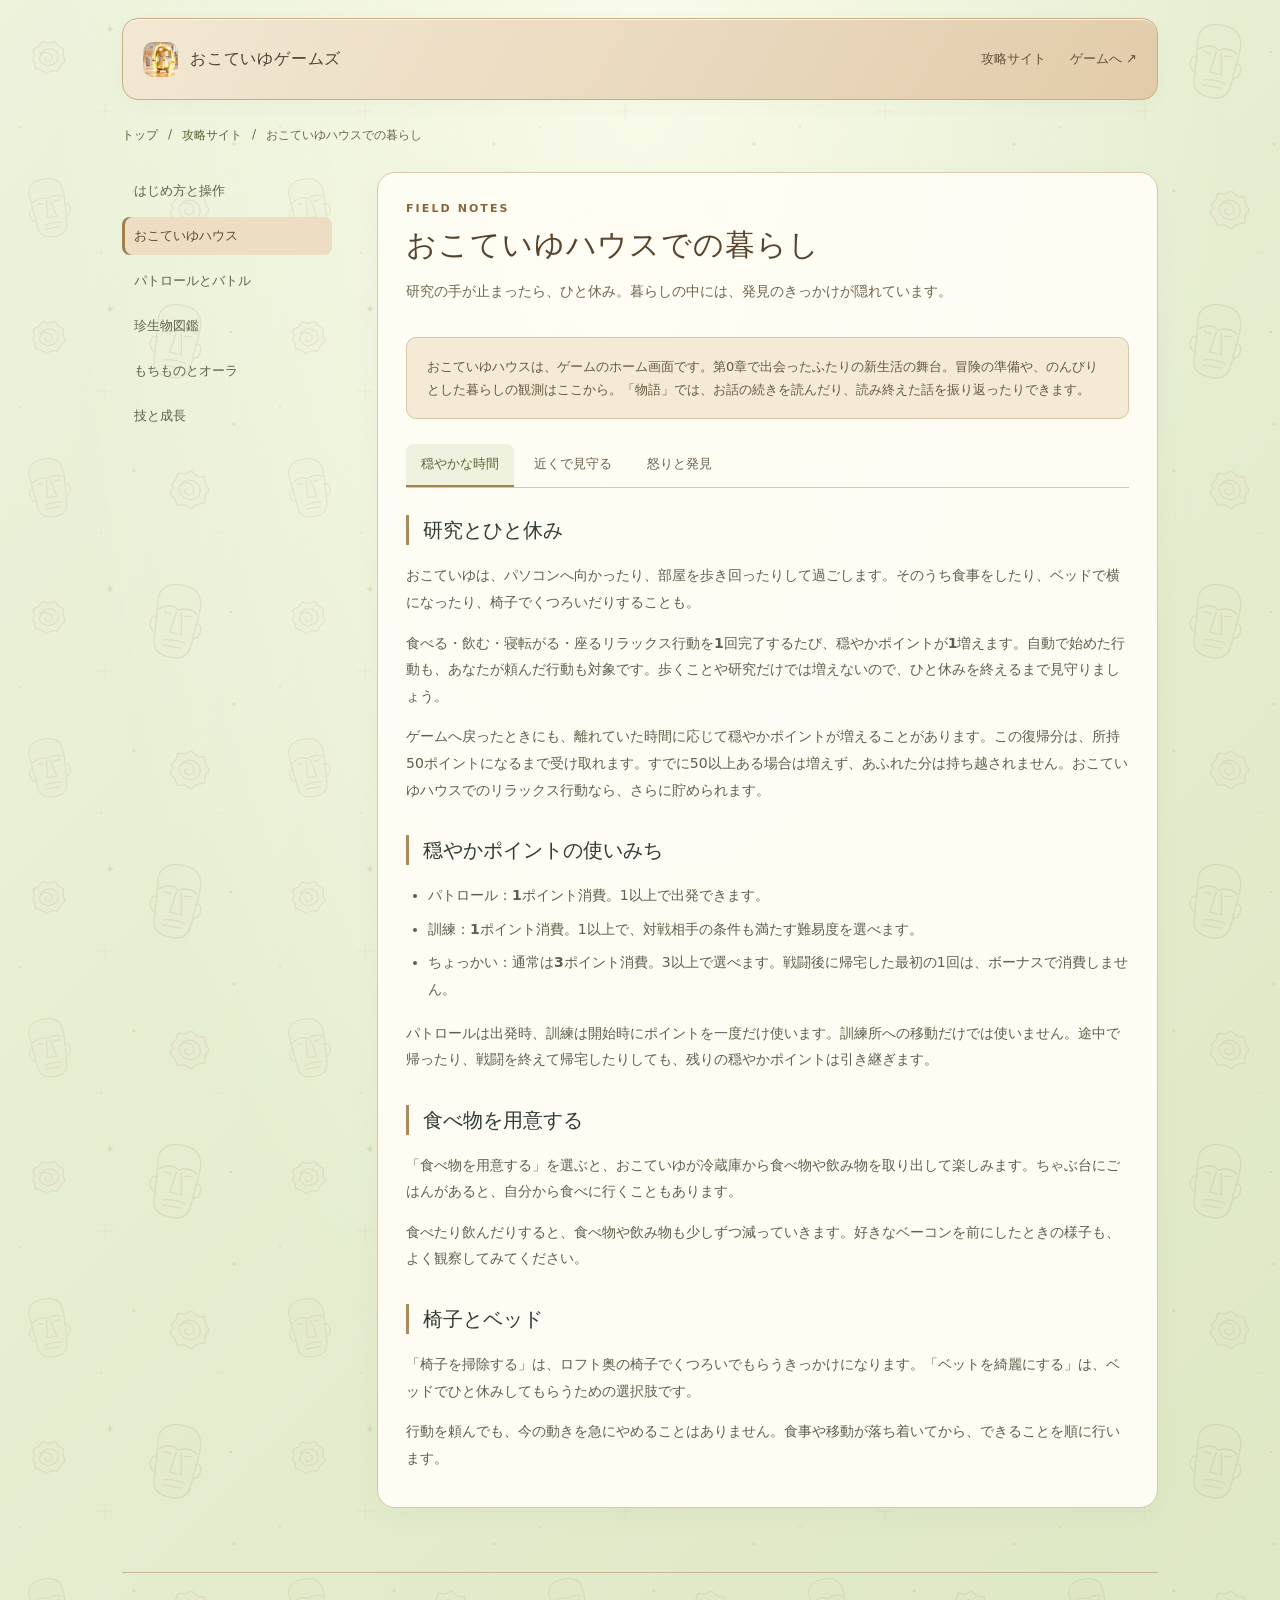
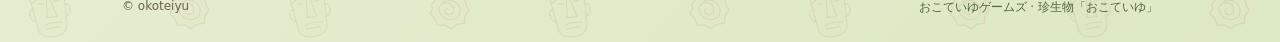
<file: site/guide/house/index.html>
<!doctype html><html lang="ja"><head><meta charset="utf-8"><meta name="viewport" content="width=device-width,initial-scale=1"><meta name="theme-color" content="#ffffff"><meta name="description" content="ホーム画面「おこていゆハウス」での過ごし方。穏やかポイント、リラックス行動、おこていゆイベントをご紹介します。"><title>おこていゆハウスでの暮らし｜おこていゆの攻略サイト</title>
 <link rel="canonical" href="https://okoteiyu.github.io/games/guide/house/">
 <meta property="og:type" content="website">
 <meta property="og:locale" content="ja_JP">
 <meta property="og:site_name" content="おこていゆゲームズ">
 <meta property="og:title" content="おこていゆハウスでの暮らし｜おこていゆの攻略サイト">
 <meta property="og:description" content="ホーム画面「おこていゆハウス」での過ごし方。穏やかポイント、リラックス行動、おこていゆイベントをご紹介します。">
 <meta property="og:url" content="https://okoteiyu.github.io/games/guide/house/">
 <meta property="og:image" content="https://okoteiyu.github.io/games/shared/guide-cover.png">
 <meta property="og:image:type" content="image/png">
 <meta property="og:image:width" content="1200">
 <meta property="og:image:height" content="630">
 <meta property="og:image:alt" content="モアイが表紙に描かれた、おこていゆの攻略ノート">
 <meta name="twitter:card" content="summary_large_image">
 <meta name="twitter:title" content="おこていゆハウスでの暮らし｜おこていゆの攻略サイト">
 <meta name="twitter:description" content="ホーム画面「おこていゆハウス」での過ごし方。穏やかポイント、リラックス行動、おこていゆイベントをご紹介します。">
 <meta name="twitter:image" content="https://okoteiyu.github.io/games/shared/guide-cover.png">
 <meta name="twitter:image:alt" content="モアイが表紙に描かれた、おこていゆの攻略ノート">
<link rel="icon" href="../../game/assets/icons/favicon-32.png"><link rel="stylesheet" href="../../shared/site.css"><link rel="stylesheet" href="../../shared/guide-theme.css"></head><body class="theme-guide"><div class="wrap"><header class="site-header"><a class="brand" href="../../"><img src="../../game/assets/icons/app-icon-192.png" alt="">おこていゆゲームズ</a><nav class="header-links" aria-label="メイン"><a href="../../guide/">攻略サイト</a><a href="../../game/">ゲームへ ↗</a></nav></header><nav class="breadcrumbs" aria-label="現在地"><a href="../../">トップ</a><span>/</span><a href="../">攻略サイト</a><span>/</span><span>おこていゆハウスでの暮らし</span></nav><div class="article-layout"><aside class="article-side"><nav aria-label="攻略の項目"><a href="../basics/">はじめ方と操作</a><a href="../house/" aria-current="page">おこていゆハウス</a><a href="../adventure/">パトロールとバトル</a><a href="../creatures/">珍生物図鑑</a><a href="../items/">もちものとオーラ</a><a href="../skills/">技と成長</a></nav></aside><main class="article-main"><header class="article-head"><span class="eyebrow">FIELD NOTES</span><h1>おこていゆハウスでの暮らし</h1><p>研究の手が止まったら、ひと休み。暮らしの中には、発見のきっかけが隠れています。</p></header><p class="article-note">おこていゆハウスは、ゲームのホーム画面です。第0章で出会ったふたりの新生活の舞台。冒険の準備や、のんびりとした暮らしの観測はここから。「物語」では、お話の続きを読んだり、読み終えた話を振り返ったりできます。</p><div class="tabs" role="tablist" aria-label="おこていゆハウスでの暮らしの分類"><button type="button" role="tab" id="tab-living" aria-controls="panel-living" aria-selected="true" tabindex="0">穏やかな時間</button><button type="button" role="tab" id="tab-observe" aria-controls="panel-observe" aria-selected="false" tabindex="-1">近くで見守る</button><button type="button" role="tab" id="tab-discovery" aria-controls="panel-discovery" aria-selected="false" tabindex="-1">怒りと発見</button></div><div role="tabpanel" id="panel-living" aria-labelledby="tab-living" tabindex="0"><section class="chapter"><h2>研究とひと休み</h2><p>おこていゆは、パソコンへ向かったり、部屋を歩き回ったりして過ごします。そのうち食事をしたり、ベッドで横になったり、椅子でくつろいだりすることも。</p><p>食べる・飲む・寝転がる・座るリラックス行動を<strong>1回完了するたび、穏やかポイントが1増えます</strong>。自動で始めた行動も、あなたが頼んだ行動も対象です。歩くことや研究だけでは増えないので、ひと休みを終えるまで見守りましょう。</p><p>ゲームへ戻ったときにも、離れていた時間に応じて穏やかポイントが増えることがあります。この復帰分は、所持50ポイントになるまで受け取れます。すでに50以上ある場合は増えず、あふれた分は持ち越されません。おこていゆハウスでのリラックス行動なら、さらに貯められます。</p></section><section class="chapter"><h2>穏やかポイントの使いみち</h2><ul><li><strong>パトロール：1ポイント消費。</strong>1以上で出発できます。</li><li><strong>訓練：1ポイント消費。</strong>1以上で、対戦相手の条件も満たす難易度を選べます。</li><li><strong>ちょっかい：通常は3ポイント消費。</strong>3以上で選べます。戦闘後に帰宅した最初の1回は、ボーナスで消費しません。</li></ul><p>パトロールは出発時、訓練は開始時にポイントを一度だけ使います。訓練所への移動だけでは使いません。途中で帰ったり、戦闘を終えて帰宅したりしても、残りの穏やかポイントは引き継ぎます。</p></section><section class="chapter"><h2>食べ物を用意する</h2><p>「食べ物を用意する」を選ぶと、おこていゆが冷蔵庫から食べ物や飲み物を取り出して楽しみます。ちゃぶ台にごはんがあると、自分から食べに行くこともあります。</p><p>食べたり飲んだりすると、食べ物や飲み物も少しずつ減っていきます。好きなベーコンを前にしたときの様子も、よく観察してみてください。</p></section><section class="chapter"><h2>椅子とベッド</h2><p>「椅子を掃除する」は、ロフト奥の椅子でくつろいでもらうきっかけになります。「ベットを綺麗にする」は、ベッドでひと休みしてもらうための選択肢です。</p><p>行動を頼んでも、今の動きを急にやめることはありません。食事や移動が落ち着いてから、できることを順に行います。</p></section></div><div role="tabpanel" id="panel-observe" aria-labelledby="tab-observe" tabindex="0" hidden><section class="chapter"><h2>建物のマップをひらく</h2><p>ホーム画面の左下にあるお部屋の地図をタップすると、おこていゆハウスがある建物のマップを見られます。階を切り替えたり、図の区画をタップしたりして、場所を確認してみましょう。</p><p>おこていゆの部屋は1F。2Fには、あなたの住まいがあります。地下には研究や支援のエリアと訓練所も。地図の配置は、全体のつながりを知るための概略です。</p><p>3Dエリアができた場所には、色付きの枠と「タップで移動」の目印があります。地図上のその場所をタップし、確認画面で「移動する」を選ぶと訪ねられます。地下1階の研究所・コンピュータ室・生産施設・整備施設、地下2階の訓練所・休憩室・管理室、2階のあなたの部屋、屋外の倉庫と「拠点の屋外」を訪ねられます。見学の移動には穏やかポイントを使いません。ほかのエリアは、今は案内を読むことができます。キッチンや水回りは、1Kのお部屋の図にまとめて描かれています。</p></section><section class="chapter"><h2>拠点の屋外を見渡す</h2><p>おこていゆハウスの外には、倉庫や大きな搬入口、郵便受けなどが並んでいます。外壁の素材や配色を見比べながら、拠点の様子を眺めてみてね。</p><p>屋外の3Dビュー左上にある「真上」ボタンで、敷地を上から見渡せます。「元の視点」を押すと、切り替える前の見方へ戻ります。いつもの視点では、スワイプやドラッグで周囲を見回せます。</p><img src="../../game/assets/outdoor/preview.webp" alt="色と素材を組み合わせた倉庫正面と拠点の外観" loading="lazy" decoding="async" style="width:100%;height:auto;border-radius:12px"></section><section class="chapter"><h2>コンピュータ室を見学する</h2><p>地下1階のコンピュータ室は、横に長い大きなデスクと、たくさんのモニターが並ぶお部屋です。本がぎっしりの棚や、仕切りのある仮眠スペースもあります。入ったときは、入口からの視点になります。スワイプやドラッグで向きを変えて、お部屋を見回してみてね。勤務中の作業員がいれば、お話もできます。</p><img src="../../game/assets/analysis-room/preview.webp" alt="大きなデスクと6脚の椅子、奥のモニター群が並ぶコンピュータ室" loading="lazy" decoding="async" style="width:100%;height:auto;border-radius:12px"></section><section class="chapter"><h2>あなたの部屋と支援施設を見学する</h2><p>2階の「あなたの部屋」は、人間が暮らす1Kのお部屋です。ロフトのベッドやソファ、作業用のデスクが並んでいます。おこていゆのお部屋と、家具の大きさや置きかたを見比べてみてね。</p><img src="../../game/assets/player-room/preview.webp" alt="ロフトのベッドとソファ、デスクがあるあなたの部屋" loading="lazy" decoding="async" style="width:100%;height:auto;border-radius:12px"><h3>倉庫</h3><p>屋外の倉庫には、大きな冷蔵庫と、物資を積んだパレットや収納棚が並びます。段ボール箱や収納ケース、袋物もたっぷり。入口から見回して、工具台や蓄えを眺めてみてね。</p><p>「拠点の屋外」では、おこていゆハウスや倉庫、大型EVの外観を見回せます。芝生と舗装の庭、郵便受けや宅配ボックス、周りの住宅にも目を向けてみましょう。地図を開けば、倉庫の中やほかの部屋にも移動できます。</p><img src="../../game/assets/warehouse/preview.webp" alt="大型冷蔵庫と、箱・収納ケース・袋を積んだパレットや棚が並ぶ倉庫" loading="lazy" decoding="async" style="width:100%;height:auto;border-radius:12px"><h3>生産施設</h3><p>地下1階の生産施設には、植物を育てるプランターの区画と、液体を扱うバイオプラントの区画があります。いまは、設備の見学ができます。</p><img src="../../game/assets/production-room/preview.webp" alt="植物のプランターと液体タンクの区画に分かれた生産施設" loading="lazy" decoding="async" style="width:100%;height:auto;border-radius:12px"><h3>研究所</h3><p>地下1階の研究所には、顕微鏡や試料を置いた実験台と、分析機器が並んでいます。棚や保管庫、奥のカウンターも見回してみましょう。いまは、設備の見学ができます。</p><img src="../../game/assets/research-room/preview.webp" alt="顕微鏡と試料を置いた実験台、分析機器や保管庫が並ぶ研究所" loading="lazy" decoding="async" style="width:100%;height:auto;border-radius:12px"><h3>整備施設</h3><p>地下1階の整備施設には、工具をそろえた作業台や部品の棚、整備用の台が並んでいます。診断用の画面や、移動式のカートもあります。いまは、設備の見学ができます。</p><img src="../../game/assets/maintenance-room/preview.webp" alt="工具の作業台や部品棚、整備用の台とカートがある整備施設" loading="lazy" decoding="async" style="width:100%;height:auto;border-radius:12px"><h3>休憩室</h3><p>地下2階には、招待した珍生物と施設作業員が一緒にくつろぐ休憩室があります。閉じ込める場所ではなく、みんなを迎えるラウンジです。柔らかなソファやラグ、お茶のテーブルが並ぶ、あたたかな空間です。飲み物の台には給湯用のシンクがあり、向かい側の壁際には冷蔵庫が2台並んでいます。木や布の質感も、入口からのんびり眺めてみてね。いまは、お部屋の見学ができます。</p><img src="../../game/assets/guest-lounge/preview.webp" alt="ソファやティーテーブル、給湯用シンクと冷蔵庫2台のある休憩室" loading="lazy" decoding="async" style="width:100%;height:auto;border-radius:12px"><h3>管理室</h3><p>地下2階の管理室は、管理人が住み込み、2人ほどで使うお部屋です。仕事をする2席と、ベッドや衣類収納のある生活スペースを分けています。入口には厚い金属枠と重厚な二重扉、認証端末があり、しっかり守られている雰囲気です。食事やひと休みに使う小さなテーブルもあるので、お仕事と暮らしの場所を見比べてみてね。いまは、お部屋の見学ができます。</p><img src="../../game/assets/management-room/preview.webp" alt="パソコンや資料棚と、管理人用の簡単なベッドを備えた管理室" loading="lazy" decoding="async" style="width:100%;height:auto;border-radius:12px"><p>どのお部屋も、入ったら入口からスワイプやドラッグで見回せます。左下の地図をタップすると、ほかのお部屋へ移動できます。</p></section><section class="chapter"><h2>施設のみんなと話す</h2><p>支援施設では、おこていゆ後援会のみんなが働いています。地図の人マークと人数を見れば、いま誰かがいる部屋を探せます。パトロールから戻ったら、会える顔ぶれが変わっているかもしれません。</p><p>その部屋に入ると、ビューの左側にお話できる人のボタンが並びます。管理人は暫定の名前で、作業員は会員番号で表示されます。気になる人をタップすると、お部屋を背景にした会話が始まります。いまは仮のシルエットとあいさつでご案内しています。</p></section><section class="chapter"><h2>追従モード</h2><p>家に入ったときは、入口からおこていゆを見守る追従モードです。おこていゆが部屋を移動すると、見やすいようにカメラの向きや距離も変わります。</p><p>自分でカメラを動かさずに、暮らしの様子をのんびり眺めたいときに向いています。</p></section><section class="chapter"><h2>ビューイングモード</h2><p>ビュー右上のボタンから、ビューイングモードへ切り替えられます。ドラッグして見回し、ピンチやマウスのホイールで拡大・縮小してみましょう。</p><p>入口を中心に、部屋の家具やロフトを眺められます。見たい場所を探したら、追従モードへ戻すこともできます。</p></section><section class="chapter"><h2>詳細観測モード</h2><p>おこていゆやモアイくん、気になる家具をタップすると、近くから眺める詳細観測モードになります。家具によっては、その場所についてのナレーションも読めます。</p><p>おこていゆを観測すると、今の成長や強さ、装備も確認できます。元の見かたへ戻るときは、ビューのどこかをタップするか、左上の「戻る」を押してください。</p></section></div><div role="tabpanel" id="panel-discovery" aria-labelledby="tab-discovery" tabindex="0" hidden><section class="chapter"><h2>ちょっかいをかける</h2><p>おこていゆハウスで「ちょっかいをかける」を選ぶと、<strong>怒りポイントが1増えます</strong>。通常は穏やかポイントが3以上必要で、選ぶと3消費します。ゲーム起動直後やセーブデータを読み込んだ直後も、この条件は同じです。</p><p>パトロールや訓練で戦闘を終えて帰宅すると、結果にかかわらず最初の1回が<strong>ボーナス</strong>になります。ボタンに「ボーナス」と表示されている間は、穏やかポイントが3未満でも選べ、ポイントを消費しません。拡大表示などで文字が収まらないときは、「ボーナス」の文字に代わって、黄色寄りのボタンと枠が目印になります。使うと表示は消え、メッセージでも穏やかポイントを消費しなかったことを案内します。その後は穏やかポイントを3ためるか、次の戦闘後のボーナスを待ちましょう。</p><p>戦わずにパトロールを中断して戻った場合や、ゲームを再起動・セーブデータを読み込みした場合に、ボーナスは付きません。</p><p>ちょっかいのあとも、食事・椅子・ベッドの指示は使えます。穏やかポイントが足りなくなったら、ひと休みの様子を見守りましょう。</p></section><section class="chapter"><h2>おこていゆイベント</h2><p><strong>怒りポイントが3溜まるたびに、おこていゆイベントが起こります。</strong>静かに近づいてきたら、そのひとことにも注目してみてください。</p><h3>入手・レベルアップの候補</h3><ul><li>スーパーおこていゆ状態</li><li>パンチ</li><li>エネルギーレイ</li><li>溜めパンチ</li><li>溜めエネルギーレイ</li><li>エネルギーパンチ</li><li>ヴォイドウェーブ</li><li>コスモスウェーブ</li><li>カオスウェーブ</li></ul><p>この中から1つが選ばれます。未習得の技なら覚え、取得済みの技や状態ならレベルが1上がります。パンチとスーパーおこていゆ状態は最初から使えるので、当たるとレベルアップします。</p><p>最大レベルまで育ったものは候補から外れます。すべて育ちきっていると、新たな取得やレベルアップは起こりません。各候補の特徴は<a href="../skills/">「技と成長」</a>で紹介しています。</p></section><section class="chapter"><h2>お出かけの前に</h2><p>パトロールや訓練には穏やかポイントを使います。選べないときは、食事や休息を見守りながら準備を整えましょう。</p><p>覚えた技や手に入れたもちものは、コレクションで準備できます。少し違う組み合わせを試すと、おこていゆの得意な戦いかたが見えてくるかもしれません。</p></section></div></main></div><footer class="site-footer"><span>© okoteiyu</span><span><a href="../../">おこていゆゲームズ</a> · <a href="../../game/">珍生物「おこていゆ」</a></span></footer></div><script src="../tabs.js" defer></script></body></html>
</file>
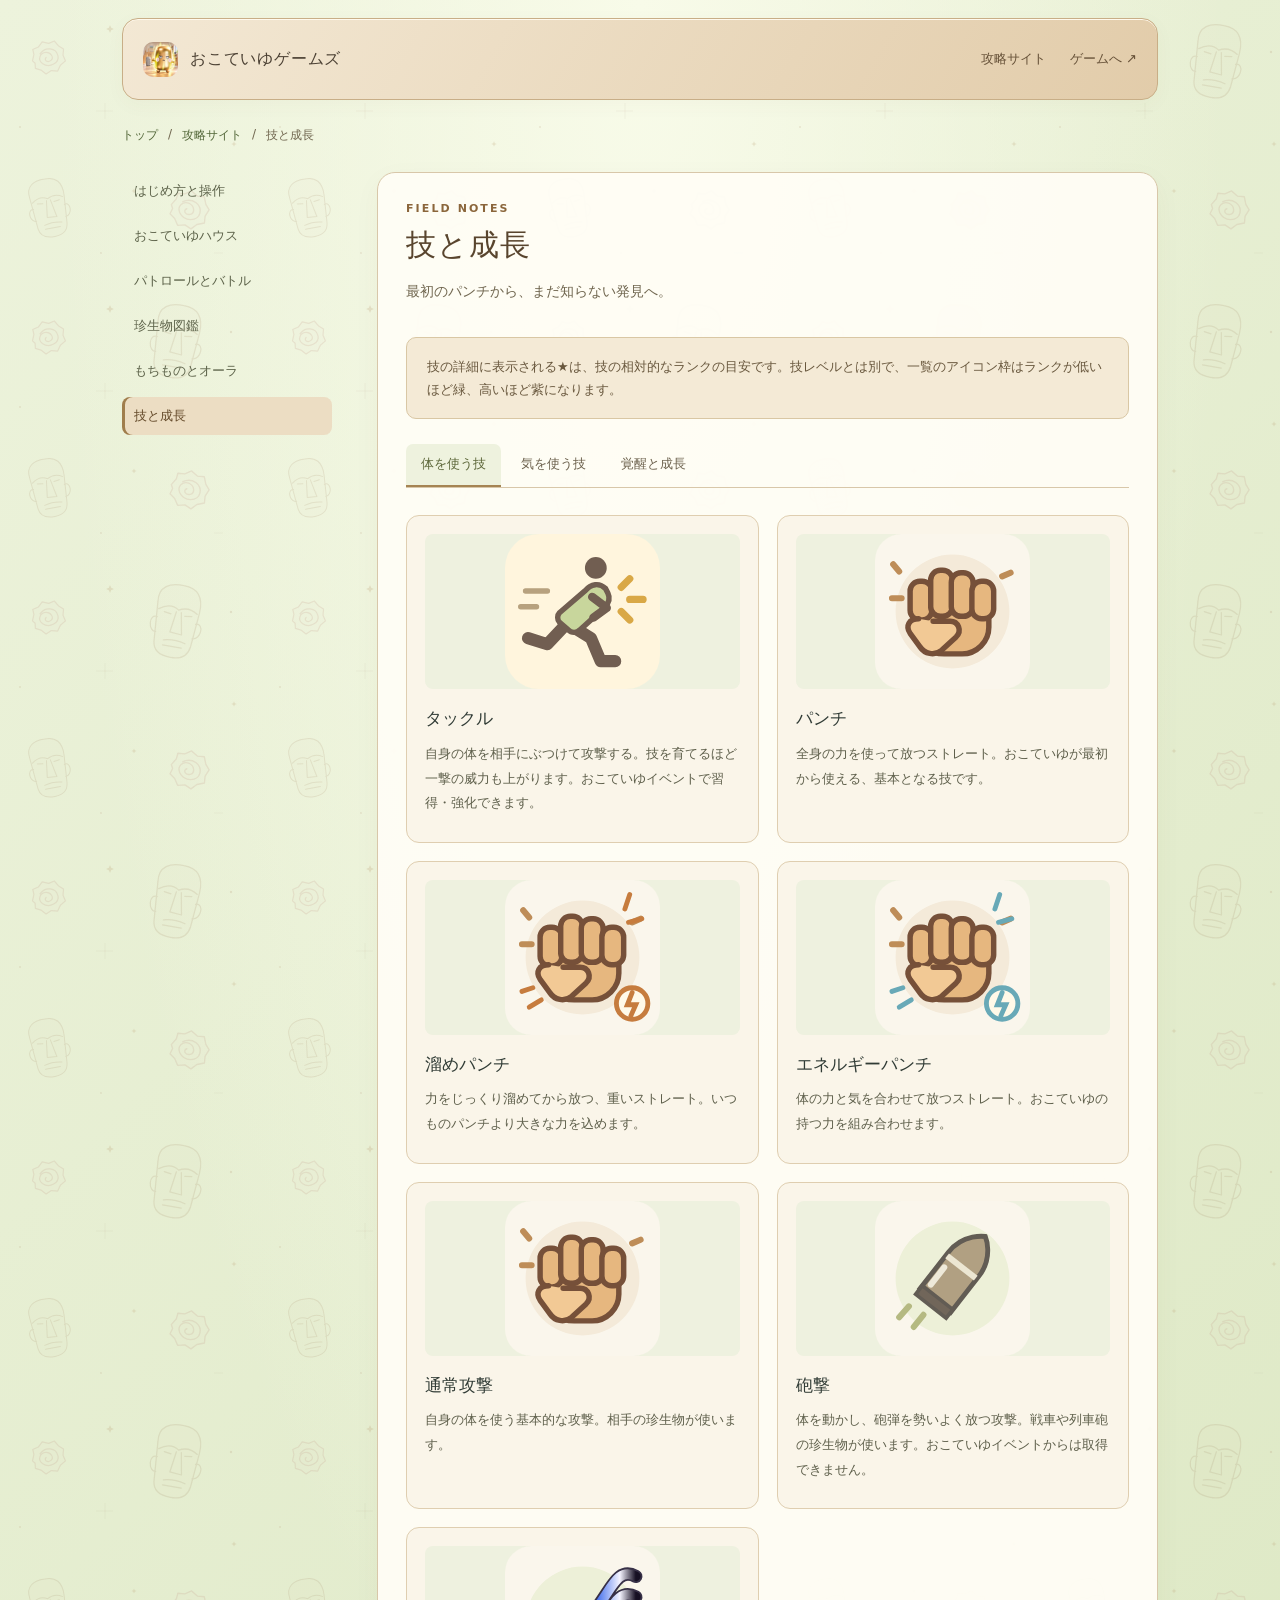
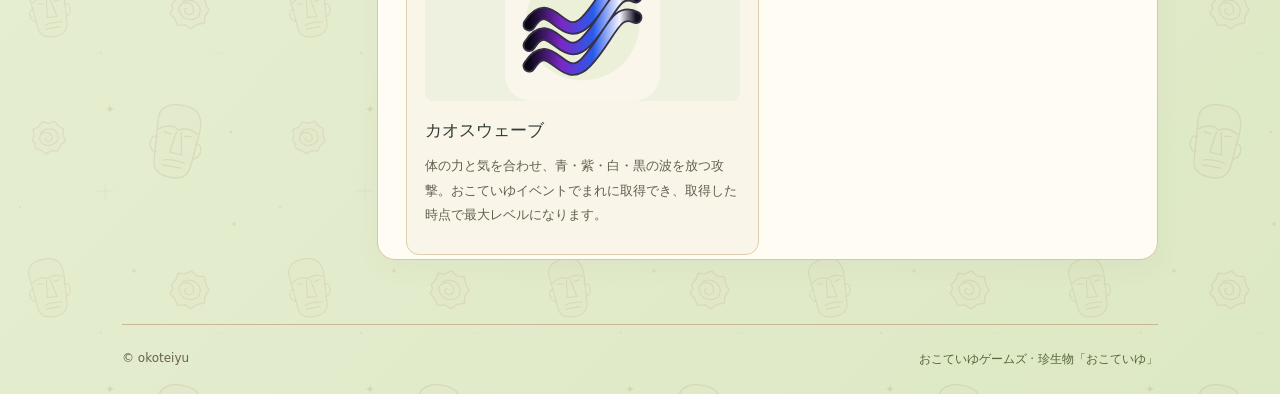
<file: site/guide/skills/index.html>
<!doctype html><html lang="ja"><head><meta charset="utf-8"><meta name="viewport" content="width=device-width,initial-scale=1"><meta name="theme-color" content="#ffffff"><meta name="description" content="おこていゆが覚える技と、スーパーおこていゆ状態をご紹介します。技の習得や装備の参考にどうぞ。"><title>技と成長｜おこていゆの攻略サイト</title>
 <link rel="canonical" href="https://okoteiyu.github.io/games/guide/skills/">
 <meta property="og:type" content="website">
 <meta property="og:locale" content="ja_JP">
 <meta property="og:site_name" content="おこていゆゲームズ">
 <meta property="og:title" content="技と成長｜おこていゆの攻略サイト">
 <meta property="og:description" content="おこていゆが覚える技と、スーパーおこていゆ状態をご紹介します。技の習得や装備の参考にどうぞ。">
 <meta property="og:url" content="https://okoteiyu.github.io/games/guide/skills/">
 <meta property="og:image" content="https://okoteiyu.github.io/games/shared/guide-cover.png">
 <meta property="og:image:type" content="image/png">
 <meta property="og:image:width" content="1200">
 <meta property="og:image:height" content="630">
 <meta property="og:image:alt" content="モアイが表紙に描かれた、おこていゆの攻略ノート">
 <meta name="twitter:card" content="summary_large_image">
 <meta name="twitter:title" content="技と成長｜おこていゆの攻略サイト">
 <meta name="twitter:description" content="おこていゆが覚える技と、スーパーおこていゆ状態をご紹介します。技の習得や装備の参考にどうぞ。">
 <meta name="twitter:image" content="https://okoteiyu.github.io/games/shared/guide-cover.png">
 <meta name="twitter:image:alt" content="モアイが表紙に描かれた、おこていゆの攻略ノート">
<link rel="icon" href="../../game/assets/icons/favicon-32.png"><link rel="stylesheet" href="../../shared/site.css"><link rel="stylesheet" href="../../shared/guide-theme.css"></head><body class="theme-guide"><div class="wrap"><header class="site-header"><a class="brand" href="../../"><img src="../../game/assets/icons/app-icon-192.png" alt="">おこていゆゲームズ</a><nav class="header-links" aria-label="メイン"><a href="../../guide/">攻略サイト</a><a href="../../game/">ゲームへ ↗</a></nav></header><nav class="breadcrumbs" aria-label="現在地"><a href="../../">トップ</a><span>/</span><a href="../">攻略サイト</a><span>/</span><span>技と成長</span></nav><div class="article-layout"><aside class="article-side"><nav aria-label="攻略の項目"><a href="../basics/">はじめ方と操作</a><a href="../house/">おこていゆハウス</a><a href="../adventure/">パトロールとバトル</a><a href="../creatures/">珍生物図鑑</a><a href="../items/">もちものとオーラ</a><a href="../skills/" aria-current="page">技と成長</a></nav></aside><main class="article-main"><header class="article-head"><span class="eyebrow">FIELD NOTES</span><h1>技と成長</h1><p>最初のパンチから、まだ知らない発見へ。</p></header><p class="article-note">技の詳細に表示される★は、技の相対的なランクの目安です。技レベルとは別で、一覧のアイコン枠はランクが低いほど緑、高いほど紫になります。</p><div class="tabs" role="tablist" aria-label="技と成長の分類"><button type="button" role="tab" id="tab-physical" aria-controls="panel-physical" aria-selected="true" tabindex="0">体を使う技</button><button type="button" role="tab" id="tab-ki" aria-controls="panel-ki" aria-selected="false" tabindex="-1">気を使う技</button><button type="button" role="tab" id="tab-growth" aria-controls="panel-growth" aria-selected="false" tabindex="-1">覚醒と成長</button></div><div role="tabpanel" id="panel-physical" aria-labelledby="tab-physical" tabindex="0"><div class="entry-grid"><article class="entry"><img src="../../game/assets/collection/technique-tackle.svg" alt="タックル" loading="lazy"><h2>タックル</h2><p>自身の体を相手にぶつけて攻撃する。技を育てるほど一撃の威力も上がります。おこていゆイベントで習得・強化できます。</p></article><article class="entry"><img src="../../game/assets/collection/technique-punch.svg" alt="パンチ" loading="lazy"><h2>パンチ</h2><p>全身の力を使って放つストレート。おこていゆが最初から使える、基本となる技です。</p></article><article class="entry"><img src="../../game/assets/collection/technique-charged_punch.svg" alt="溜めパンチ" loading="lazy"><h2>溜めパンチ</h2><p>力をじっくり溜めてから放つ、重いストレート。いつものパンチより大きな力を込めます。</p></article><article class="entry"><img src="../../game/assets/collection/technique-energy_punch.svg" alt="エネルギーパンチ" loading="lazy"><h2>エネルギーパンチ</h2><p>体の力と気を合わせて放つストレート。おこていゆの持つ力を組み合わせます。</p></article><article class="entry"><img src="../../game/assets/collection/technique-punch.svg" alt="通常攻撃" loading="lazy"><h2>通常攻撃</h2><p>自身の体を使う基本的な攻撃。相手の珍生物が使います。</p></article><article class="entry"><img src="../../game/assets/collection/technique-cannon_shell.svg" alt="砲撃" loading="lazy"><h2>砲撃</h2><p>体を動かし、砲弾を勢いよく放つ攻撃。戦車や列車砲の珍生物が使います。おこていゆイベントからは取得できません。</p></article><article class="entry"><img src="../../game/assets/collection/technique-chaos_wave.svg" alt="カオスウェーブ" loading="lazy"><h2>カオスウェーブ</h2><p>体の力と気を合わせ、青・紫・白・黒の波を放つ攻撃。おこていゆイベントでまれに取得でき、取得した時点で最大レベルになります。</p></article></div></div><div role="tabpanel" id="panel-ki" aria-labelledby="tab-ki" tabindex="0" hidden><div class="entry-grid"><article class="entry"><img src="../../game/assets/collection/technique-fake_moai_beam.svg" alt="ピンクのビーム" loading="lazy"><h2>偽モアイビーム</h2><p>怪しい見た目のビーム。ピンクの光線の周りにきらめきが浮かびます。偽モアイが使う技で、おこていゆの入手方法はありません。</p></article><article class="entry"><img src="../../game/assets/collection/technique-energy_ray.svg" alt="エネルギーレイ" loading="lazy"><h2>エネルギーレイ</h2><p>頭の前から明るい光線を放つ、気を使った攻撃。</p></article><article class="entry"><img src="../../game/assets/collection/technique-okoteiyu_beam.svg" alt="おこていゆの形をした、おこていゆビームのアイコン" loading="lazy"><h2>おこていゆビーム</h2><p>おこていゆの専用技。猛烈な修行の末に生み出した！！</p><p>気を使って放つ、鮮やかな虹色のビーム。相手の次の攻撃を弱め、技が育つほどその効果も強くなります。次の攻撃までに重ねて当てると、さらに弱められます。</p><p>おこていゆがLv10になると習得し、その後はLv15、20…のように、5レベル上がるごとに強化されます。技の最大レベルは10です。</p></article><article class="entry"><img src="../../game/assets/collection/technique-charged_energy_ray.svg" alt="溜めエネルギーレイ" loading="lazy"><h2>溜めエネルギーレイ</h2><p>気を溜めて放つ、力強い光線。いつものレイとは違う手ごたえがあります。</p></article><article class="entry"><img src="../../game/assets/collection/technique-void_wave.svg" alt="ヴォイドウェーブ" loading="lazy"><h2>ヴォイドウェーブ</h2><p>漆黒の波を放つ、気を使う強力な技。おこていゆイベントで、まれに取得できます。取得した時点で最大レベルです。</p></article><article class="entry"><img src="../../game/assets/collection/technique-cosmos_wave.svg" alt="コスモスウェーブ" loading="lazy"><h2>コスモスウェーブ</h2><p>華やかな虹色の波を放つ、気を使う強力な技。おこていゆイベントで、まれに取得できます。取得した時点で最大レベルです。</p></article></div></div><div role="tabpanel" id="panel-growth" aria-labelledby="tab-growth" tabindex="0" hidden><section class="chapter"><h2>スーパーおこていゆ状態</h2><p>戦闘中、ここぞというときに見せる特別な姿。金色の体と黄緑の光をまとい、攻撃と動きが頼もしくなります。気を使った攻撃も後押しされます。</p><p>かけごえで発動を促せるほか、追い込まれた場面で自分から変身することもあります。冒険の準備でオーラを装備していても、この姿になれます。</p><p>変身のカットイン中は戦いが一時停止します。相手の攻撃や効果時間も進まず、演出が終わると戦闘が再開します。</p><p>コレクションの「技」では、スーパーおこていゆ状態の接頭辞オプションも選べます。「なし」を含めて、接頭辞ごとにレベルと上限があります。</p></section><section class="chapter"><h2>接頭辞オプション「真の」</h2><p>モアイの戦士を合計20体撃退すると、「真の」を獲得できます。訓練での撃退も数に含まれます。獲得したら、コレクションの「技」で接頭辞オプションを選んでみましょう。自動では切り替わりません。</p><p>真のスーパーおこていゆ状態になると、金色と青色が混ざったオーラをまといます。発動中は、偽モアイへの攻撃が大きく強まり、偽モアイから受けるダメージも大幅に抑えられます。偽モアイとの戦いで力を発揮する接頭辞です。</p><p>「真の」は初期レベル1・最大レベル1です。接頭辞を付けていても、接頭辞なしのスーパーおこていゆ状態のレベルに応じた基本の強化と効果時間を受け継ぎます。</p></section><section class="chapter"><h2>成長で身につく専用技</h2><p>「おこていゆビーム」は、おこていゆがLv10になると覚えます。以降も、おこていゆの成長とともに育つ技です。おこていゆイベントでは取得しません。</p><p>Lv10以上の以前のセーブデータも、読み込むとおこていゆのレベルに合った強さで使えるようになります。覚えても今の技スロットは変わりません。使いたいときは、コレクションの「技」から3つのスロットのいずれかに設定しましょう。</p></section><section class="chapter"><h2>発見を次の力に</h2><p>おこていゆハウスで怒りポイントが3溜まると、おこていゆイベントが起こります。候補は<strong>スーパーおこていゆ状態・パンチ・エネルギーレイ・溜めパンチ・溜めエネルギーレイ・エネルギーパンチ・ヴォイドウェーブ・コスモスウェーブ・カオスウェーブ・タックル</strong>です。</p><p>候補に入っている技は、このイベントで習得・強化できます。成長で覚えるおこていゆビームは、別の習得方法です。初めての技はレベル1で覚え、取得済みの技が当たるとレベルが1上がります。スーパーおこていゆ状態の強化が当たると、そのとき選んでいる接頭辞オプションのレベルが上がります。最大まで育った候補は選ばれません。「真の」は最初から最大レベルなので、接頭辞なしを育てたいときは「なし」を選んでおきましょう。詳しい発生条件は<a href="../house/#discovery">おこていゆハウスの「怒りと発見」</a>へ。</p><p>グリッドでは、どれかのスロットに設定している技のタイルが淡い青色になります。見たい技を選ぶだけでは、スロットの設定は変わりません。</p><p>習得した技は、コレクションの「技」からスロットへ設定できます。戦闘では設定した技を使うので、お出かけ前に組み合わせを見直してみましょう。</p></section><section class="chapter"><h2>冒険で成長する</h2><p>珍生物との戦いで得た経験は、おこていゆの成長につながります。いまのレベルや強さ、経験値は、おこていゆの詳細観測で確認できます。</p><p>技、装備、オーラ。それぞれの成長や組み合わせに目を向けることも、自称研究者との冒険の楽しみです。</p></section></div></main></div><footer class="site-footer"><span>© okoteiyu</span><span><a href="../../">おこていゆゲームズ</a> · <a href="../../game/">珍生物「おこていゆ」</a></span></footer></div><script src="../tabs.js" defer></script></body></html>
</file>
<file: site/shared/site.css>
:root{--ink:#303b35;--muted:#717a71;--green:#4c6859;--line:#e6e9df;--paper:#fff;--soft:#f6f7f2;--gold:#aa8756;font-family:ui-sans-serif,system-ui,-apple-system,"Hiragino Kaku Gothic ProN","Yu Gothic",Meiryo,sans-serif;color:var(--ink);background:#fff;font-synthesis:none}*{box-sizing:border-box}body{margin:0}a{color:var(--green);text-underline-offset:.2em}button{font:inherit}img{display:block;max-width:100%}a:focus-visible,button:focus-visible,summary:focus-visible{outline:3px solid #9cb6a0;outline-offset:5px}h1,h2,h3,p{margin-top:0}p{line-height:1.9}h1{font-size:clamp(28px,4vw,42px);letter-spacing:.03em;line-height:1.4}h2{font-size:23px;line-height:1.5}h3{font-size:18px;line-height:1.5}.wrap{max-width:1100px;margin:auto;padding:0 32px}.site-header{border-bottom:1px solid var(--line);height:82px;display:flex;align-items:center;justify-content:space-between;gap:18px}.brand{display:flex;align-items:center;gap:12px;text-decoration:none;font-weight:700;color:var(--ink);letter-spacing:.05em}.brand img{width:35px;border-radius:10px}.header-links{display:flex;gap:24px;font-size:13px;align-items:center}.header-links a{text-decoration:none}.eyebrow{font-size:11px;letter-spacing:.19em;text-transform:uppercase;color:var(--gold);font-weight:650}.muted{color:var(--muted)}.home{max-width:980px}.home-intro{padding:50px 0 25px}.home-intro h1{margin-bottom:14px}.home-intro p{color:var(--muted);font-size:15px;margin-bottom:0}.home-grid{display:grid;grid-template-columns:1fr 1fr;gap:24px}.home-card{color:var(--ink);text-decoration:none;border:1px solid var(--line);border-radius:20px;overflow:hidden;transition:transform .2s,box-shadow .2s;background:var(--paper)}.home-card:hover{transform:translateY(-4px);box-shadow:0 10px 30px #3443350c}.home-card-visual{height:250px;background:#f3f5ef;display:grid;place-items:center;overflow:hidden}.home-card-visual>img{height:100%;width:100%;object-fit:cover}.home-card.game .home-card-visual{background:#f7f2e8}.home-card.game .home-card-visual img{width:215px;height:215px;border-radius:42px;box-shadow:0 8px 26px #83614025}.home-card-copy{padding:24px}.home-card-copy .eyebrow{margin-bottom:10px}.home-card-copy h2{font-size:20px;margin-bottom:9px}.home-card-copy p{font-size:13px;color:var(--muted);margin-bottom:18px}.card-tail{display:flex;align-items:center;justify-content:space-between;color:var(--green);font-size:13px;font-weight:600}.arrow{font-size:23px;font-weight:400}.site-footer{display:flex;justify-content:space-between;gap:18px;flex-wrap:wrap;margin-top:64px;padding:26px 0;border-top:1px solid var(--line);font-size:12px;color:var(--muted)}.site-footer a{text-decoration:none}.guide-intro{padding:42px 0 24px}.guide-intro h1{margin:10px 0}.guide-intro p{margin-bottom:0;color:var(--muted);font-size:14px}.section-heading{display:flex;gap:16px;align-items:baseline;justify-content:space-between;margin:36px 0 17px}.section-heading h2{margin:0;font-size:20px}.section-heading small{color:var(--muted);font-size:12px}.save-grid{display:grid;grid-template-columns:1fr 1fr;gap:16px}.save-card{padding:22px 24px;border:1px solid var(--line);border-radius:16px;background:var(--soft)}.save-card h3{font-size:17px;margin:8px 0}.save-card p{font-size:13px;margin:0 0 12px;color:var(--muted)}.save-pass{display:flex;gap:8px;align-items:center;font-size:12px;margin:15px 0}.save-pass code{background:#fff;border:1px solid var(--line);border-radius:5px;padding:3px 12px;font-size:14px;color:var(--ink)}.download{display:flex;align-items:center;justify-content:space-between;text-decoration:none;background:#fff;padding:12px 15px;border:1px solid #c6d3c6;border-radius:9px;font-size:13px;font-weight:600}.save-help{font-size:12px;color:var(--muted);margin:12px 0 0}.category-grid{display:grid;grid-template-columns:repeat(3,1fr);gap:18px}.category-card{border:1px solid var(--line);border-radius:14px;overflow:hidden;text-decoration:none;color:var(--ink)}.category-card:hover{border-color:#a8bdab}.category-card img{width:100%;aspect-ratio:1.8;object-fit:cover;background:var(--soft)}.category-card.icon img{object-fit:contain;padding:18px;background:#f2f5ed}.category-copy{padding:17px}.category-copy h3{font-size:16px;margin-bottom:7px}.category-copy p{font-size:12px;color:var(--muted);line-height:1.7;margin:0}.edition-grid{display:grid;grid-template-columns:1fr 1fr;gap:24px;padding:25px 0}.edition{border-top:2px solid var(--line);padding-top:23px}.edition h3{font-size:18px}.edition p,.edition li{font-size:13px;line-height:1.9;color:var(--muted)}.edition ul{padding-left:20px}.tag{font-size:11px;color:var(--green);border:1px solid #d6e0d4;background:#f5f8f1;border-radius:5px;padding:3px 8px;display:inline-block}.breadcrumbs{font-size:12px;color:var(--muted);margin-top:27px;display:flex;gap:10px;flex-wrap:wrap}.breadcrumbs a{text-decoration:none}.article-layout{display:grid;grid-template-columns:210px minmax(0,1fr);gap:45px}.article-side{padding-top:28px}.article-side nav{position:sticky;top:25px;display:grid;gap:7px}.article-side a{padding:10px 12px;font-size:13px;color:var(--muted);text-decoration:none;border-radius:8px}.article-side a[aria-current=page]{color:var(--green);background:#f1f5ed;font-weight:650}.article-main{min-width:0}.article-head{padding:28px 0 18px}.article-head h1{font-size:30px;margin:8px 0 12px}.article-head p{font-size:14px;color:var(--muted)}.tabs{display:flex;gap:5px;border-bottom:1px solid var(--line);margin:0 0 27px;flex-wrap:wrap}.tabs button{background:none;border:0;color:var(--muted);padding:11px 15px 12px;cursor:pointer;font-size:13px;border-bottom:2px solid transparent}.tabs button[aria-selected=true]{border-bottom-color:var(--green);color:var(--green);font-weight:650}.chapter{margin-bottom:32px;scroll-margin-top:30px}.chapter h2{font-size:20px;border-left:3px solid #b3c7ad;padding-left:14px;margin-bottom:17px}.chapter p{font-size:14px;color:#5c675e}.entry-grid{display:grid;grid-template-columns:1fr 1fr;gap:18px}.entry{border:1px solid var(--line);border-radius:13px;padding:18px;min-width:0}.entry>img{width:100%;height:155px;object-fit:contain;background:#f4f5ef;border-radius:8px;margin-bottom:17px}.entry h2,.entry h3{font-size:17px;margin-bottom:10px}.entry p{font-size:13px;color:#657063;margin-bottom:8px}.entry .facts{font-size:12px;color:var(--muted)}.ranks{width:100%;border-collapse:collapse;font-size:12px;margin-top:16px;text-align:center}.ranks caption{text-align:left;font-size:11px;color:var(--muted);margin-bottom:7px}.ranks th{font-size:11px;color:var(--muted);font-weight:500;padding:6px 2px;border-top:1px solid var(--line)}.ranks td{padding:5px 2px;font-weight:600}.article-note{background:var(--soft);border-radius:10px;padding:17px 20px;color:var(--muted);font-size:13px;line-height:1.8;margin-bottom:25px}[hidden]{display:none!important}@media(min-width:1500px){.home-intro{padding-top:70px}.home-card-visual{height:280px}}@media(max-width:760px){.wrap{padding:0 20px}.site-header{height:68px}.brand{font-size:14px;gap:9px}.brand img{width:30px}.header-links{gap:13px;font-size:12px}.home-intro{padding-top:35px}.home-intro p{font-size:13px}.home-grid{gap:12px}.home-card{border-radius:14px}.home-card-visual{height:165px}.home-card.game .home-card-visual img{width:137px;height:137px;border-radius:26px}.home-card-copy{padding:15px}.home-card-copy h2{font-size:16px}.home-card-copy p{font-size:12px;min-height:40px}.home-card-copy .eyebrow{font-size:9px}.card-tail{font-size:12px}.site-footer{margin-top:38px}.category-grid{grid-template-columns:repeat(2,1fr);gap:12px}.save-grid{grid-template-columns:1fr}.save-card{padding:18px}.guide-intro{padding-top:30px}.edition-grid{grid-template-columns:1fr;gap:20px}.article-layout{grid-template-columns:1fr;gap:0}.article-side{padding-top:18px}.article-side nav{position:static;display:flex;overflow-x:auto;gap:4px;padding-bottom:8px}.article-side a{white-space:nowrap;font-size:12px;padding:8px 11px}.article-head{padding-top:18px}.entry-grid{gap:12px}.entry{padding:13px}.entry>img{height:120px}.entry h2,.entry h3{font-size:15px}.tabs button{padding:10px 12px}.section-heading small{display:none}}@media(max-width:370px){.wrap{padding:0 14px}.home-card-copy{padding:12px}.home-card-visual{height:145px}.home-card.game .home-card-visual img{width:120px;height:120px}.header-links{gap:9px}.entry-grid{grid-template-columns:1fr}}@media(prefers-reduced-motion:reduce){*{scroll-behavior:auto!important;transition:none!important}}
.article-side{min-width:0}.article-side nav{max-width:100%}@media(max-width:760px){.article-layout{grid-template-columns:minmax(0,1fr)}.home-card.game h2{font-size:14px;line-height:1.6}}
</file>
<file: site/shared/guide-theme.css>
/* The guide shares the game's pale lime paper and warm brown accents. */
body.theme-guide {
  --ink:#4b4033;
  --muted:#70664f;
  --green:#526638;
  --gold:#927047;
  --line:#d9c9ad;
  --paper:#fffdf5;
  --soft:#efe4cf;
  min-height:100vh;
  background-color:#eaf1d5;
  background-image:url('../game/assets/ui-pattern.svg'),radial-gradient(ellipse at 50% 0,#f8fbe9 0,transparent 65%),linear-gradient(135deg,#edf3dc,#dde8c4);
  background-size:260px 280px,auto,auto;
}
.theme-guide .site-header {
  margin-top:18px;
  padding-inline:20px;
  border:1px solid #c8ae87;
  border-radius:16px;
  background:linear-gradient(120deg,#f3e8d4,#e2ccaa);
  box-shadow:inset 0 1px #fff9ed,0 5px 20px #76633e09;
}
.theme-guide .header-links a {color:#655037}
.theme-guide a:focus-visible,.theme-guide button:focus-visible {outline-color:#9c784c}
.theme-guide .guide-intro h1,.theme-guide .article-head h1 {color:#59452e}
.theme-guide .eyebrow {color:#8b663b}
.theme-guide .save-card {background:linear-gradient(120deg,#f7efdf,#eddec5);border-color:#cfb995}
.theme-guide .save-pass code,.theme-guide .download {background:#fffdf6;border-color:#cdb38d}
.theme-guide .download {color:#5b643b;box-shadow:0 2px 0 #a88e5d0d}
.theme-guide .download:hover {background:#f4f7e6}
.theme-guide .category-card {background:#fffdf5;border-color:#d0bd9e;box-shadow:0 3px 10px #715c3910;transition:transform .18s,border-color .18s}
.theme-guide .category-card:hover {transform:translateY(-3px);border-color:#9d875b}
.theme-guide .category-copy {background:linear-gradient(115deg,#fffdf5,#f4eddd)}
.theme-guide .category-card.icon img {background:#edf2dc}
.theme-guide .article-note {background:#f4ead6;border:1px solid #d9c7a4;color:#69583e}
.theme-guide .edition {border-top-color:#bea27b}
.theme-guide .tag {background:#f4eddb;border-color:#cfb994;color:#6f5638}
.theme-guide .article-side a {color:#5d634a}
.theme-guide .article-side a:hover {background:#f1eedb}
.theme-guide .article-side a[aria-current=page] {background:#ecddc3;color:#654b2b;box-shadow:inset 3px 0 #a07e4d}
.theme-guide .article-main {margin-top:28px;padding:24px 28px 4px;background:#fffdf5f5;border:1px solid #d8c7a9;border-radius:18px;box-shadow:0 8px 28px #6655370a}
.theme-guide .article-head {padding-top:0}
.theme-guide .tabs {border-bottom-color:#d8c7a9}
.theme-guide .tabs button {color:#6d624e}
.theme-guide .tabs button[aria-selected=true] {color:#5d673a;background:#eef2de;border-bottom-color:#a58453;border-radius:7px 7px 0 0}
.theme-guide .chapter h2 {border-left-color:#aa8b5f}
.theme-guide .chapter p,.theme-guide .entry p {color:#5f604c}
.theme-guide .chapter ul {padding-left:22px;margin:0 0 17px}
.theme-guide .chapter li {font-size:14px;line-height:1.9;margin-bottom:7px;color:#5f604c}
.theme-guide .entry {background:#faf5e9;border-color:#dfceb0}
.theme-guide .entry>img {background:#eef1df}
.theme-guide .ranks th {border-top-color:#d6c4a4}
.theme-guide .site-footer {border-top-color:#c7b792;color:#69624e}
@media(max-width:760px) {
  .theme-guide .site-header {margin-top:12px;padding-inline:12px;border-radius:12px;gap:10px}
  .theme-guide .brand {font-size:13px;letter-spacing:.01em;gap:7px}
  .theme-guide .header-links {gap:10px;font-size:11px}
  .theme-guide .article-main {margin-top:12px;padding:20px 17px 0;border-radius:14px}
  .theme-guide .article-side a {font-size:12px}
  .theme-guide .tabs button {padding-inline:10px}
}
@media(max-width:370px) {
  .theme-guide .site-header {padding-inline:9px;gap:8px}
  .theme-guide .brand {font-size:12px;gap:5px}
  .theme-guide .brand img {width:25px}
  .theme-guide .header-links {font-size:10.5px;gap:8px}
  .theme-guide .article-main {padding:18px 14px 0}
}
.profile-lead {display:grid;grid-template-columns:minmax(140px,.85fr) minmax(0,1.3fr);gap:24px;align-items:center}
.profile-lead>img {width:100%;aspect-ratio:1;object-fit:contain;background:#eef2df;border:1px solid #dac9aa;border-radius:14px}
.profile-facts {margin:0;font-size:13px}
.profile-facts>div {display:grid;grid-template-columns:85px minmax(0,1fr);gap:12px;border-bottom:1px solid #e6dac2;padding:9px 0;line-height:1.7}
.profile-facts dt {color:#7b684b}
.profile-facts dd {margin:0;color:#4c4d3c}
@media(max-width:520px) {.profile-lead {grid-template-columns:1fr;gap:14px}.profile-lead>img {max-width:260px;justify-self:center}.profile-facts>div {grid-template-columns:85px minmax(0,1fr)}}
body.theme-guide {display:flow-root}
@media(max-width:600px) {#panel-companions .entry-grid {grid-template-columns:1fr}#panel-companions .entry>img {height:160px}}
</file>
